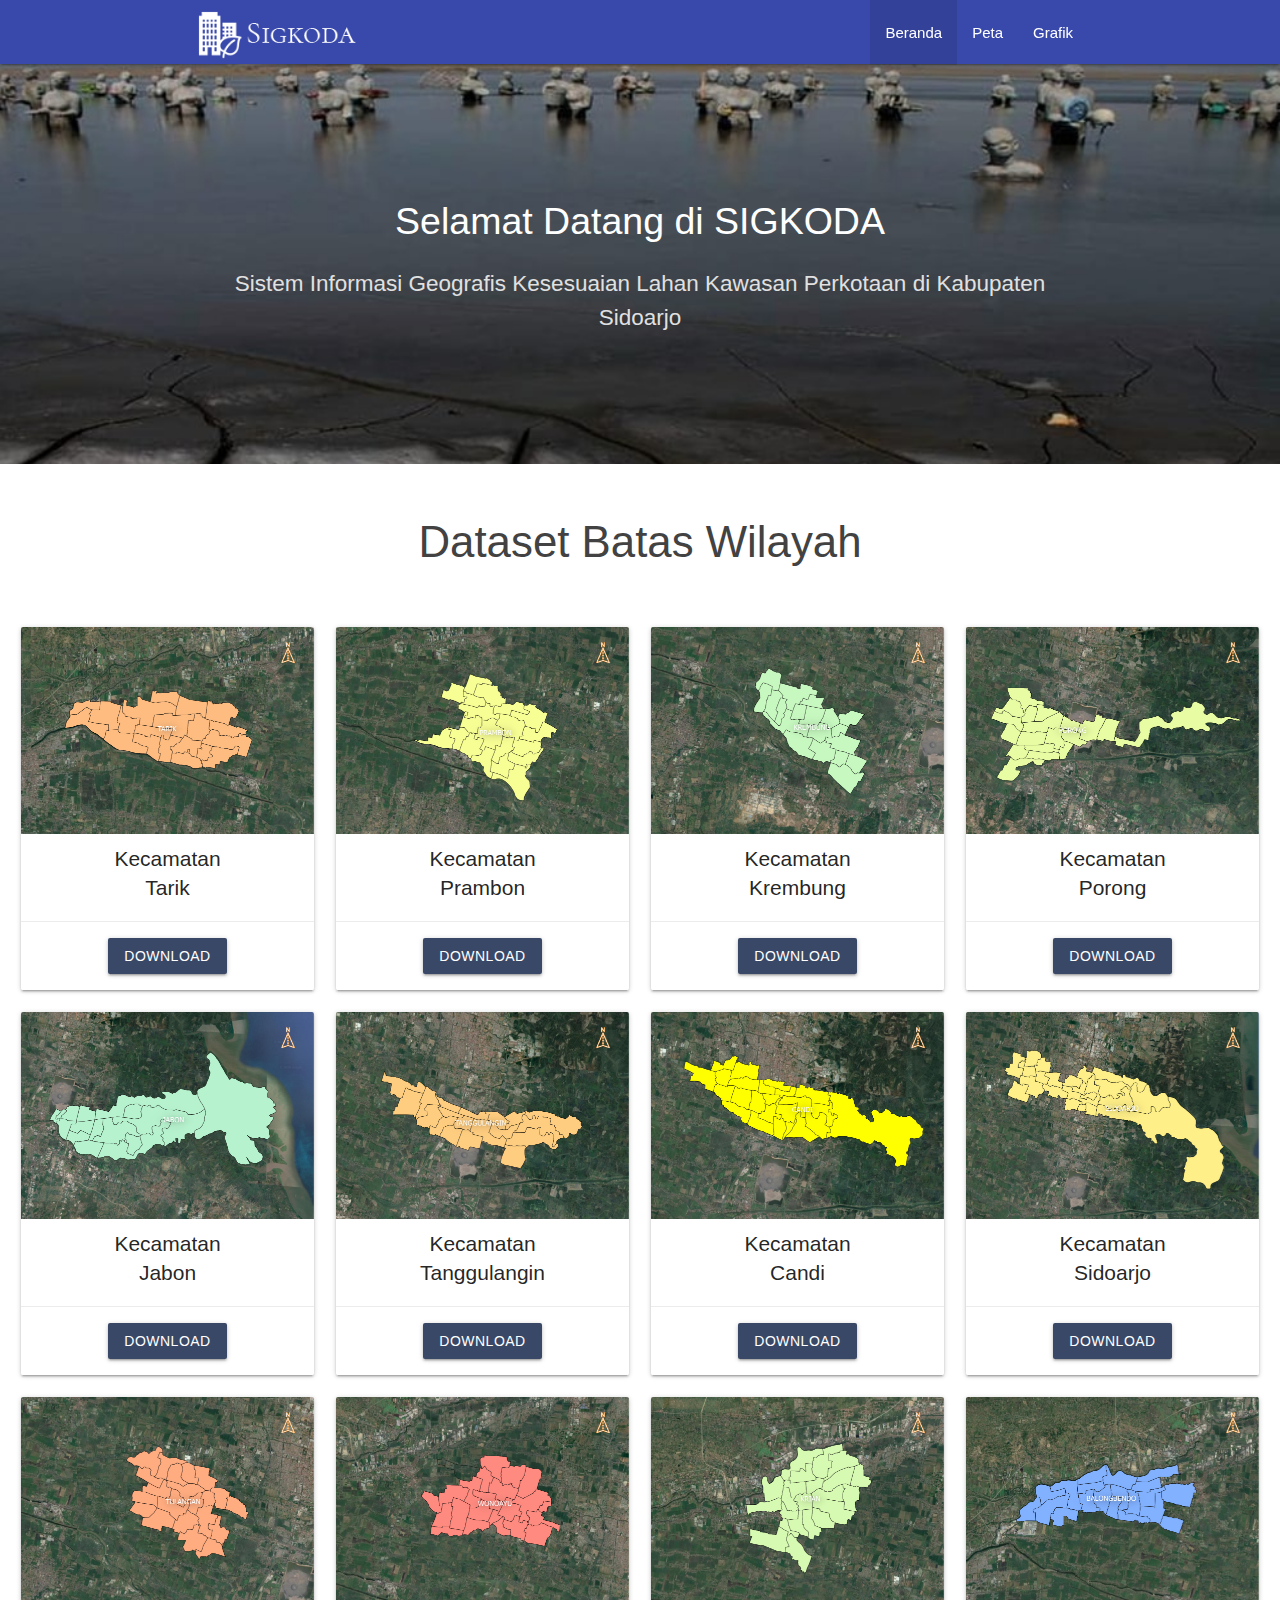
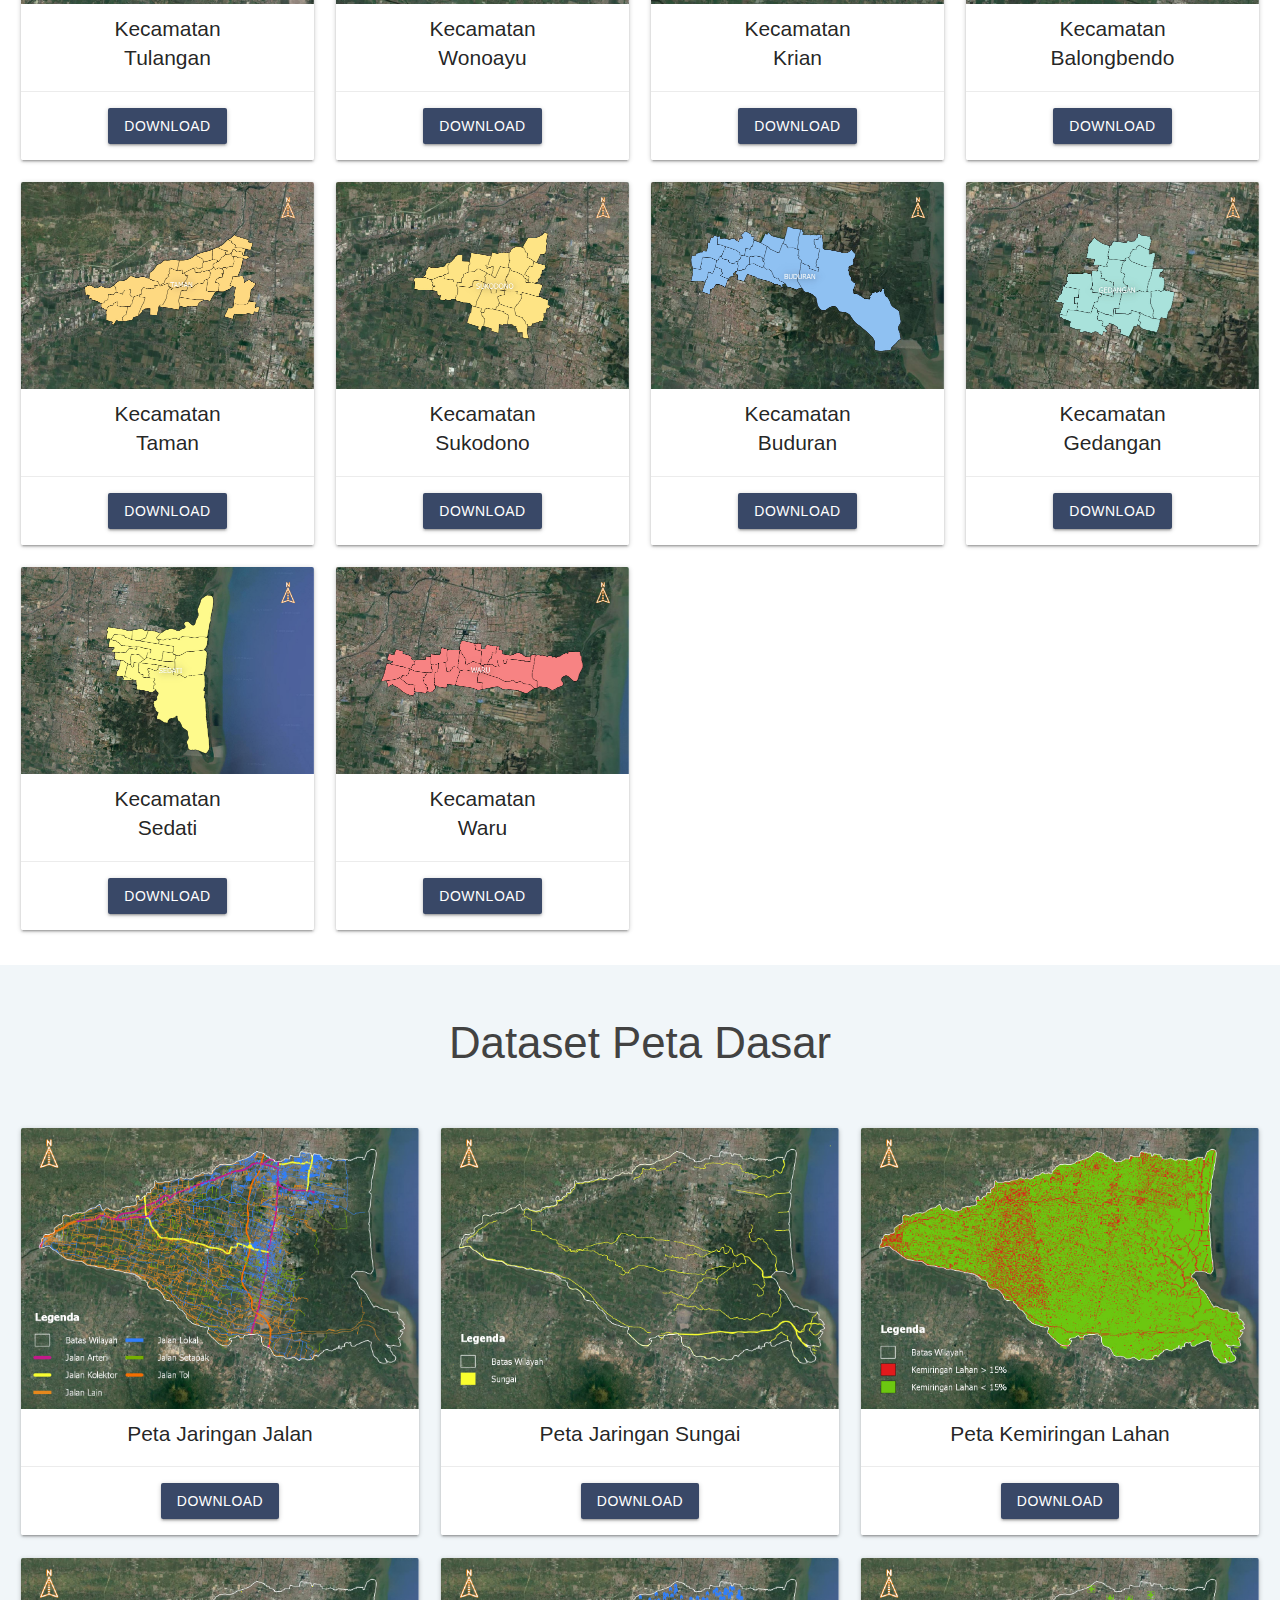
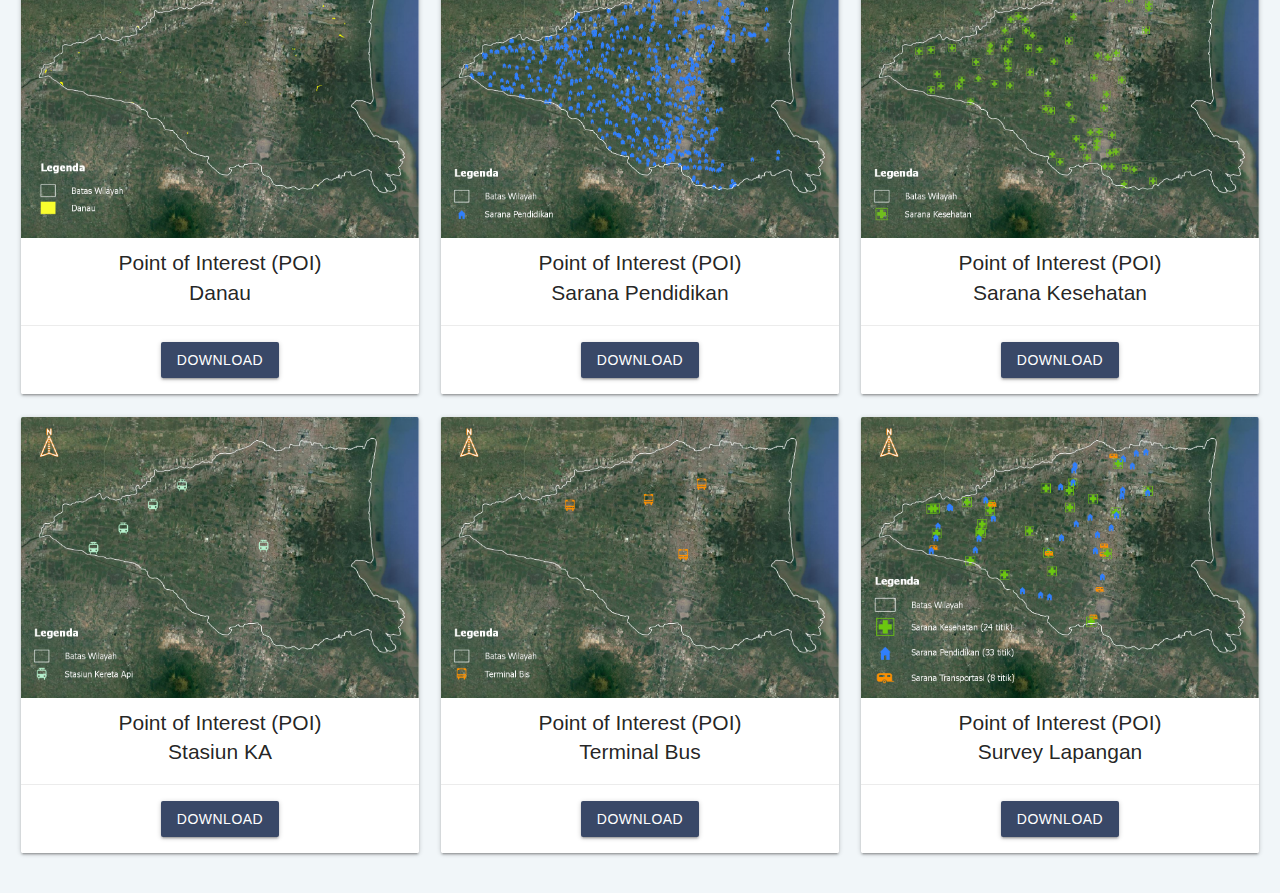
<file: index.html>
<!DOCTYPE html>
<html lang="en">
	<head>
		<meta charset="UTF-8" />
		<meta http-equiv="X-UA-Compatible" content="IE=edge" />
		<meta name="viewport" content="width=device-width, initial-scale=1.0" />
		<meta name="mobile-web-app-capable" content="yes" />
		<meta name="apple-mobile-web-app-capable" content="yes" />

		<!-- Web Title -->
		<title>SIGKODA | Sistem Informasi Geografis Kesesuaian Lahan Kawasan Perkotaan Kabupaten Sidoarjo</title>

		<!-- HTML Stylesheet Link Tags -->
		<link rel="stylesheet" href="https://fonts.googleapis.com/icon?family=Material+Icons&display=swap" />
		<link rel="stylesheet" href="/styles/libs/materialize.min.css" />
		<link rel="stylesheet" href="/styles/index.css" />

		<!-- Manifest -->
		<link rel="manifest" href="/manifest.json" />

		<!-- Apple Link Tag -->
		<link rel="apple-touch-icon" sizes="180x180" href="/images/icons/apple-touch-icon-180x180.png" />

		<!-- HTML Icon Link Tags -->
		<link rel="icon" type="image/png" sizes="16x16" href="/images/icons/favicon-16x16.png" />
		<link rel="icon" type="image/png" sizes="32x32" href="/images/icons/favicon-32x32.png" />
		<link rel="icon" type="image/png" sizes="192x192" href="/images/icons/android-chrome-192x192.png" />
		<link rel="icon" type="image/png" sizes="512x512" href="/images/icons/android-chrome-512x512.png" />

		<!-- Safari 9 Link Tag -->
		<link rel="mask-icon" href="/images/icons/safari-pinned-tab.svg" color="#3647ad" />

		<!-- HTML Meta Tags for Website Information -->
		<meta
			name="description"
			content="Sistem Informasi Geografis berbasis website yang digunakan 
			untuk menampilkan hasil analisis tentang kesesuaian lahan 
			kawasan Perkotaan Kabupaten Sidoarjo"
		/>
		<meta name="author" content="Andrian Santiyon" />
		<meta name="keywords" content="WebGIS, WEBGIS, webgis, SIG, sig" />
		<meta name="copyright" content="labsan" />
		<meta name="robots" content="index, follow" />
		<meta name="theme-color" content="#14274E" />

		<!-- Apple Meta Tags -->
		<meta name="apple-mobile-web-app-title" content="Sigkoda" />
		<meta name="apple-touch-fullscreen" content="yes" />
		<meta name="apple-mobile-web-app-status-bar-style" content="#14274E" />

		<!-- Windows, Edge & IE Meta Tag -->
		<meta name="application-name" content="Sigkoda" />
		<meta name="msapplication-TileColor" content="#f1f6f9" />
		<meta name="msapplication-TileImage" content="/images/icons/favicon.ico" />
		<meta name="msapplication-config" content="/images/icons/browserconfig.xml" />
		<meta name="msapplication-square70x70logo" content="/images/icons/mstile-small.png" />
		<meta name="msapplication-square150x150logo" content="/images/icons/mstile-medium.png" />
		<meta name="msapplication-wide310x150logo" content="/images/icons/mstile-wide.png" />
		<meta name="msapplication-square310x310logo" content="/images/icons/mstile-large.png" />
	</head>

	<body id="home" class="scrollspy">
		<header>
			<!-- Navbar -->
			<div class="navbar-fixed">
				<nav class="indigo darken-1" role="navigation">
					<div class="container">
						<div class="nav-wrapper">
							<!-- Logo Website -->
							<a href="#" class="brand-logo">
								<img src="/images/icons/logo-header-200x70.png" height="60" alt="Logo Sigkoda" />
							</a>

							<!-- Show icon menu -->
							<a href="#" data-target="mobile-nav" class="sidenav-trigger">
								<i class="material-icons">menu</i>
							</a>

							<!-- Menu Website -->
							<ul class="topnav right hide-on-med-and-down">
								<li class="active"><a class="waves-effect" href="/pages/beranda.html">Beranda</a></li>
								<li><a class="waves-effect" href="/pages/peta.html">Peta</a></li>
								<li><a class="waves-effect" href="/pages/grafik.html">Grafik</a></li>
							</ul>
						</div>
					</div>
				</nav>
			</div>

			<!-- Sidebar -->
			<ul id="mobile-nav" class="sidenav">
				<li><a class="waves-effect" href="/pages/beranda.html">Beranda</a></li>
				<li><a class="waves-effect" href="/pages/peta.html">Peta</a></li>
				<li><a class="waves-effect" href="/pages/grafik.html">Grafik</a></li>
			</ul>
		</header>

		<main>
			<!-- Slider Section -->
			<section>
				<div class="slider">
					<ul class="slides">
						<li>
							<img src="images/sliders/slide-1.jpg" height="400" alt="Lumpur Lapindo Sidoarjo" />
							<div class="caption center-align white-text">
								<h3>Selamat Datang di SIGKODA</h3>
								<article>
									<p>
										Sistem Informasi Geografis Kesesuaian Lahan Kawasan Perkotaan di Kabupaten
										Sidoarjo
									</p>
								</article>
							</div>
						</li>
						<li>
							<img src="images/sliders/slide-2.jpg" height="400" alt="GOR Sidoarjo" />
							<div class="caption slide2 left-align white-text">
								<h3>Fungsi</h3>
								<article>
									<!-- <p>
                                    Sistem ini digunakan untuk memudahkan Pemerintah Kabupaten Sidoarjo dalam melakukan
                                    rencana "Perluasan Kawasan Perkotaan" pada tiap kecamatan di Kabupaten Sidoarjo
                                    </p> -->
									<p>
										Sistem ini digunakan untuk membantu Pemerintah Kabupaten Sidoarjo mengetahui
										wilayah mana yang sesuai untuk dijadikan Kawasan Perkotaan pada tiap kecamatan
										di Kabupaten Sidoarjo
									</p>
								</article>
							</div>
						</li>
						<li>
							<img src="images/sliders/slide-3.jpg" height="400" alt="Muara Kepitingan Sidoarjo" />
							<div class="caption slide3 right-align white-text">
								<h3>Manfaat</h3>
								<article>
									<p>
										Dengan adanya sistem ini diharapkan bencana alam seperti banjir tidak terjadi
										kembali, tata kota pada tiap wilayah kecamatan tertata rapi, dan mampu menjaga
										kelestarian alam Kabupaten Sidoarjo
									</p>
								</article>
							</div>
						</li>
					</ul>
				</div>
			</section>

			<!-- Main Dataset Section -->
			<section id="dataset" class="main-dataset">
				<div class="fluid-container">
					<div class="row">
						<h3 class="grey-text text-darken-3 center light title-section">Dataset Batas Wilayah</h3>
					</div>
					<div class="row">
						<!-- Tarik -->
						<div class="col s6 m4 l3">
							<div class="card light center">
								<div class="card-image">
									<img
										class="responsive-img materialboxed"
										src="images/regions/1-kec-tarik.jpg"
										width="278.5"
										height="196.78"
										alt="Peta Batas Wilayah Kecamatan Tarik"
									/>
								</div>
								<div class="card-content">
									<span class="card-title flow-text">
										Kecamatan <br />
										Tarik
									</span>
								</div>
								<div class="card-action">
									<a class="btn waves-effect" href="files/peta-batas-wilayah/1-kec-tarik.rar"
										>Download</a
									>
								</div>
							</div>
						</div>

						<!-- Prambon -->
						<div class="col s6 m4 l3">
							<div class="card light center">
								<div class="card-image">
									<img
										class="responsive-img materialboxed"
										src="images/regions/2-kec-prambon.jpg"
										width="278.5"
										height="196.78"
										alt="Peta Batas Wilayah Kecamatan Prambon"
									/>
								</div>
								<div class="card-content">
									<span class="card-title flow-text">
										Kecamatan <br />
										Prambon
									</span>
								</div>
								<div class="card-action">
									<a class="btn waves-effect" href="files/peta-batas-wilayah/2-kec-prambon.rar">
										Download
									</a>
								</div>
							</div>
						</div>

						<!-- Krembung -->
						<div class="col s6 m4 l3">
							<div class="card light center">
								<div class="card-image">
									<img
										class="responsive-img materialboxed"
										src="images/regions/3-kec-krembung.jpg"
										width="278.5"
										height="196.78"
										alt="Peta Batas Wilayah Kecamatan Krembung"
									/>
								</div>
								<div class="card-content">
									<span class="card-title flow-text">
										Kecamatan <br />
										Krembung
									</span>
								</div>
								<div class="card-action">
									<a class="btn waves-effect" href="files/peta-batas-wilayah/3-kec-krembung.rar">
										Download
									</a>
								</div>
							</div>
						</div>

						<!-- Porong -->
						<div class="col s6 m4 l3">
							<div class="card light center">
								<div class="card-image">
									<img
										class="responsive-img materialboxed"
										src="images/regions/4-kec-porong.jpg"
										width="278.5"
										height="196.78"
										alt="Peta Batas Wilayah Kecamatan Porong"
									/>
								</div>
								<div class="card-content">
									<span class="card-title flow-text">
										Kecamatan <br />
										Porong
									</span>
								</div>
								<div class="card-action">
									<a class="btn waves-effect" href="files/peta-batas-wilayah/4-kec-porong.rar">
										Download
									</a>
								</div>
							</div>
						</div>

						<!-- Jabon -->
						<div class="col s6 m4 l3">
							<div class="card light center">
								<div class="card-image">
									<img
										class="responsive-img materialboxed"
										src="images/regions/5-kec-jabon.jpg"
										width="278.5"
										height="196.78"
										alt="Peta Batas Wilayah Kecamatan Jabon"
									/>
								</div>
								<div class="card-content">
									<span class="card-title flow-text">
										Kecamatan <br />
										Jabon
									</span>
								</div>
								<div class="card-action">
									<a class="btn waves-effect" href="files/peta-batas-wilayah/5-kec-jabon.rar"
										>Download</a
									>
								</div>
							</div>
						</div>

						<!-- Tanggulangin -->
						<div class="col s6 m4 l3">
							<div class="card light center">
								<div class="card-image">
									<img
										class="responsive-img materialboxed"
										src="images/regions/6-kec-tanggulangin.jpg"
										width="278.5"
										height="196.78"
										alt="Peta Batas Wilayah Kecamatan Tanggulangin"
									/>
								</div>
								<div class="card-content">
									<span class="card-title flow-text">
										Kecamatan <br />
										Tanggulangin
									</span>
								</div>
								<div class="card-action">
									<a class="btn waves-effect" href="files/peta-batas-wilayah/6-kec-tanggulangin.rar">
										Download
									</a>
								</div>
							</div>
						</div>

						<!-- Candi -->
						<div class="col s6 m4 l3">
							<div class="card light center">
								<div class="card-image">
									<img
										class="responsive-img materialboxed"
										src="images/regions/7-kec-candi.jpg"
										width="278.5"
										height="196.78"
										alt="Peta Batas Wilayah Kecamatan Candi"
									/>
								</div>
								<div class="card-content">
									<span class="card-title flow-text">
										Kecamatan <br />
										Candi
									</span>
								</div>
								<div class="card-action">
									<a class="btn waves-effect" href="files/peta-batas-wilayah/7-kec-candi.rar"
										>Download</a
									>
								</div>
							</div>
						</div>

						<!-- Sidoarjo -->
						<div class="col s6 m4 l3">
							<div class="card light center">
								<div class="card-image">
									<img
										class="responsive-img materialboxed"
										src="images/regions/8-kec-sidoarjo.jpg"
										width="278.5"
										height="196.78"
										alt="Peta Batas Wilayah Kecamatan Sidoarjo"
									/>
								</div>
								<div class="card-content">
									<span class="card-title flow-text">
										Kecamatan <br />
										Sidoarjo
									</span>
								</div>
								<div class="card-action">
									<a class="btn waves-effect" href="files/peta-batas-wilayah/8-kec-sidoarjo.rar">
										Download
									</a>
								</div>
							</div>
						</div>

						<!-- Tulangan -->
						<div class="col s6 m4 l3">
							<div class="card light center">
								<div class="card-image">
									<img
										class="responsive-img materialboxed"
										src="images/regions/9-kec-tulangan.jpg"
										width="278.5"
										height="196.78"
										alt="Peta Batas Wilayah Kecamatan Tulangan"
									/>
								</div>
								<div class="card-content">
									<span class="card-title flow-text">
										Kecamatan <br />
										Tulangan
									</span>
								</div>
								<div class="card-action">
									<a class="btn waves-effect" href="files/peta-batas-wilayah/9-kec-tulangan.rar">
										Download
									</a>
								</div>
							</div>
						</div>

						<!-- Wonoayu -->
						<div class="col s6 m4 l3">
							<div class="card light center">
								<div class="card-image">
									<img
										class="responsive-img materialboxed"
										src="images/regions/10-kec-wonoayu.jpg"
										width="278.5"
										height="196.78"
										alt="Peta Batas Wilayah Kecamatan Wonoayu"
									/>
								</div>
								<div class="card-content">
									<span class="card-title flow-text">
										Kecamatan <br />
										Wonoayu
									</span>
								</div>
								<div class="card-action">
									<a class="btn waves-effect" href="files/peta-batas-wilayah/10-kec-wonoayu.rar">
										Download
									</a>
								</div>
							</div>
						</div>

						<!-- Krian -->
						<div class="col s6 m4 l3">
							<div class="card light center">
								<div class="card-image">
									<img
										class="responsive-img materialboxed"
										src="images/regions/11-kec-krian.jpg"
										width="278.5"
										height="196.78"
										alt="Peta Batas Wilayah Kecamatan Krian"
									/>
								</div>
								<div class="card-content">
									<span class="card-title flow-text">
										Kecamatan <br />
										Krian
									</span>
								</div>
								<div class="card-action">
									<a class="btn waves-effect" href="files/peta-batas-wilayah/11-kec-krian.rar">
										Download
									</a>
								</div>
							</div>
						</div>

						<!-- Balongbendo -->
						<div class="col s6 m4 l3">
							<div class="card light center">
								<div class="card-image">
									<img
										class="responsive-img materialboxed"
										src="images/regions/12-kec-balongbendo.jpg"
										width="278.5"
										height="196.78"
										alt="Peta Batas Wilayah Kecamatan Balongbendo"
									/>
								</div>
								<div class="card-content">
									<span class="card-title flow-text">
										Kecamatan <br />
										Balongbendo
									</span>
								</div>
								<div class="card-action">
									<a class="btn waves-effect" href="files/peta-batas-wilayah/12-kec-balongbendo.rar">
										Download
									</a>
								</div>
							</div>
						</div>

						<!-- Taman -->
						<div class="col s6 m4 l3">
							<div class="card light center">
								<div class="card-image">
									<img
										class="responsive-img materialboxed"
										src="images/regions/13-kec-taman.jpg"
										width="278.5"
										height="196.78"
										alt="Peta Batas Wilayah Kecamatan Taman"
									/>
								</div>
								<div class="card-content">
									<span class="card-title flow-text">
										Kecamatan <br />
										Taman
									</span>
								</div>
								<div class="card-action">
									<a class="btn waves-effect" href="files/peta-batas-wilayah/13-kec-taman.rar">
										Download
									</a>
								</div>
							</div>
						</div>

						<!-- Sukodono -->
						<div class="col s6 m4 l3">
							<div class="card light center">
								<div class="card-image">
									<img
										class="responsive-img materialboxed"
										src="images/regions/14-kec-sukodono.jpg"
										width="278.5"
										height="196.78"
										alt="Peta Batas Wilayah Kecamatan Sukodono"
									/>
								</div>
								<div class="card-content">
									<span class="card-title flow-text">
										Kecamatan <br />
										Sukodono
									</span>
								</div>
								<div class="card-action">
									<a class="btn waves-effect" href="files/peta-batas-wilayah/14-kec-sukodono.rar">
										Download
									</a>
								</div>
							</div>
						</div>

						<!-- Buduran -->
						<div class="col s6 m4 l3">
							<div class="card light center">
								<div class="card-image">
									<img
										class="responsive-img materialboxed"
										src="images/regions/15-kec-buduran.jpg"
										width="278.5"
										height="196.78"
										alt="Peta Batas Wilayah Kecamatan Buduran"
									/>
								</div>
								<div class="card-content">
									<span class="card-title flow-text">
										Kecamatan <br />
										Buduran
									</span>
								</div>
								<div class="card-action">
									<a class="btn waves-effect" href="files/peta-batas-wilayah/15-kec-buduran.rar">
										Download
									</a>
								</div>
							</div>
						</div>

						<!-- Gedangan -->
						<div class="col s6 m4 l3">
							<div class="card light center">
								<div class="card-image">
									<img
										class="responsive-img materialboxed"
										src="images/regions/16-kec-gedangan.jpg"
										width="278.5"
										height="196.78"
										alt="Peta Batas Wilayah Kecamatan Gedangan"
									/>
								</div>
								<div class="card-content">
									<span class="card-title flow-text">
										Kecamatan <br />
										Gedangan
									</span>
								</div>
								<div class="card-action">
									<a class="btn waves-effect" href="files/peta-batas-wilayah/16-kec-gedangan.rar">
										Download
									</a>
								</div>
							</div>
						</div>

						<!-- Sedati -->
						<div class="col s6 m4 l3">
							<div class="card light center">
								<div class="card-image">
									<img
										class="responsive-img materialboxed"
										src="images/regions/17-kec-sedati.jpg"
										width="278.5"
										height="196.78"
										alt="Peta Batas Wilayah Kecamatan Sedati"
									/>
								</div>
								<div class="card-content">
									<span class="card-title flow-text">
										Kecamatan <br />
										Sedati
									</span>
								</div>
								<div class="card-action">
									<a class="btn waves-effect" href="files/peta-batas-wilayah/17-kec-sedati.rar">
										Download
									</a>
								</div>
							</div>
						</div>

						<!-- Waru -->
						<div class="col s6 m4 l3">
							<div class="card light center">
								<div class="card-image">
									<img
										class="responsive-img materialboxed"
										src="images/regions/18-kec-waru.jpg"
										width="278.5"
										height="196.78"
										alt="Peta Batas Wilayah Kecamatan Waru"
									/>
								</div>
								<div class="card-content">
									<span class="card-title flow-text">
										Kecamatan <br />
										Waru
									</span>
								</div>
								<div class="card-action">
									<a class="btn waves-effect" href="files/peta-batas-wilayah/18-kec-waru.rar"
										>Download</a
									>
								</div>
							</div>
						</div>
					</div>
				</div>
			</section>

			<!-- Support Dataset Section -->
			<section class="support-dataset">
				<div class="fluid-container">
					<div class="row">
						<h3 class="grey-text text-darken-3 center light title-section">Dataset Peta Dasar</h3>
					</div>
					<div class="row">
						<!-- Jaringan Jalan -->
						<div class="col s6 m4 l4">
							<div class="card light center">
								<div class="card-image">
									<img
										class="responsive-img materialboxed"
										src="images/basemaps/jaringan-jalan.jpg"
										width="378.83"
										height="267.67"
										alt="Peta Jaringan Jalan Kabupaten Sidoarjo"
									/>
								</div>
								<div class="card-content">
									<span class="card-title flow-text">Peta Jaringan Jalan</span>
								</div>
								<div class="card-action">
									<a class="btn waves-effect" href="files/peta-dasar/jaringan-jalan.rar">Download</a>
								</div>
							</div>
						</div>

						<!-- Jaringan Sungai -->
						<div class="col s6 m4 l4">
							<div class="card light center">
								<div class="card-image">
									<img
										class="responsive-img materialboxed"
										src="images/basemaps/jaringan-sungai.jpg"
										width="378.83"
										height="267.67"
										alt="Peta Jaringan Sungai Kabupaten Sidoarjo"
									/>
								</div>
								<div class="card-content">
									<span class="card-title flow-text">Peta Jaringan Sungai</span>
								</div>
								<div class="card-action">
									<a class="btn waves-effect" href="files/peta-dasar/jaringan-sungai.rar">Download</a>
								</div>
							</div>
						</div>

						<!-- Kemiringan Lahan -->
						<div class="col s6 m4 l4">
							<div class="card light center">
								<div class="card-image">
									<img
										class="responsive-img materialboxed"
										src="images/basemaps/kemiringan-lahan.jpg"
										width="378.83"
										height="267.67"
										alt="Peta Kemiringan Lahan Kabupaten Sidoarjo"
									/>
								</div>
								<div class="card-content">
									<span class="card-title flow-text">Peta Kemiringan Lahan</span>
								</div>
								<div class="card-action">
									<a href="files/peta-dasar/kemiringan-lahan.rar" class="btn waves-effect"
										>Download</a
									>
								</div>
							</div>
						</div>

						<!-- Danau -->
						<div class="col s6 m4 l4">
							<div class="card light center">
								<div class="card-image">
									<img
										class="responsive-img materialboxed"
										src="images/basemaps/danau.jpg"
										width="378.83"
										height="267.67"
										alt="POI Danau/Waduk Kabupaten Sidoarjo"
									/>
								</div>
								<div class="card-content">
									<span class="card-title flow-text">
										Point of Interest (POI) <br />
										Danau
									</span>
								</div>
								<div class="card-action">
									<a class="btn waves-effect" href="files/peta-dasar/danau.rar">Download</a>
								</div>
							</div>
						</div>

						<!-- Sarana Pendidikan -->
						<div class="col s6 m4 l4">
							<div class="card light center">
								<div class="card-image">
									<img
										class="responsive-img materialboxed"
										src="images/basemaps/sarana-pendidikan.jpg"
										width="378.83"
										height="267.67"
										alt="POI Sarana Pendidikan Kabupaten Sidoarjo"
									/>
								</div>
								<div class="card-content">
									<span class="card-title flow-text">
										Point of Interest (POI) <br />
										Sarana Pendidikan
									</span>
								</div>
								<div class="card-action">
									<a class="btn waves-effect" href="files/peta-dasar/sarana-pendidikan.rar"
										>Download</a
									>
								</div>
							</div>
						</div>

						<!-- Sarana Kesehatan -->
						<div class="col s6 m4 l4">
							<div class="card light center">
								<div class="card-image">
									<img
										class="responsive-img materialboxed"
										src="images/basemaps/sarana-kesehatan.jpg"
										width="378.83"
										height="267.67"
										alt="POI Sarana Kesehatan Kabupaten Sidoarjo"
									/>
								</div>
								<div class="card-content">
									<span class="card-title flow-text">
										Point of Interest (POI) <br />
										Sarana Kesehatan
									</span>
								</div>
								<div class="card-action">
									<a href="files/peta-dasar/sarana-kesehatan.rar" class="btn waves-effect"
										>Download</a
									>
								</div>
							</div>
						</div>

						<!-- Peta Stasiun Kereta Api -->
						<div class="col s6 m4 l4">
							<div class="card light center">
								<div class="card-image">
									<img
										class="responsive-img materialboxed"
										src="images/basemaps/sarana-stasiun-ka.jpg"
										width="378.83"
										height="267.67"
										alt="POI Stasiun Kereta Api Kabupaten Sidoarjo"
									/>
								</div>
								<div class="card-content">
									<span class="card-title flow-text">
										Point of Interest (POI) <br />
										Stasiun KA
									</span>
								</div>
								<div class="card-action">
									<a class="btn waves-effect" href="files/peta-dasar/sarana-stasiun-ka.rar"
										>Download</a
									>
								</div>
							</div>
						</div>

						<!-- Peta Terminal Bis -->
						<div class="col s6 m4 l4">
							<div class="card light center">
								<div class="card-image">
									<img
										class="responsive-img materialboxed"
										src="images/basemaps/sarana-terminal-bis.jpg"
										width="378.83"
										height="267.67"
										alt="POI Terminal Bus Kabupaten Sidoarjo"
									/>
								</div>
								<div class="card-content">
									<span class="card-title flow-text">
										Point of Interest (POI) <br />
										Terminal Bus
									</span>
								</div>
								<div class="card-action">
									<a class="btn waves-effect" href="files/peta-dasar/sarana-terminal-bis.rar"
										>Download</a
									>
								</div>
							</div>
						</div>

						<!-- Peta Survey Lapangan -->
						<div class="col s6 m4 l4">
							<div class="card light center">
								<div class="card-image">
									<img
										class="responsive-img materialboxed"
										src="images/basemaps/hasil-survey-lapangan.jpg"
										width="378.83"
										height="267.67"
										alt="POI Hasil Survey Lapangan Kabupaten Sidoarjo"
									/>
								</div>
								<div class="card-content">
									<span class="card-title flow-text">
										Point of Interest (POI) <br />
										Survey Lapangan
									</span>
								</div>
								<div class="card-action">
									<a class="btn waves-effect" href="files/peta-dasar/hasil-survey-lapangan.rar">
										Download
									</a>
								</div>
							</div>
						</div>
					</div>
				</div>
			</section>
		</main>

		<!-- JavaScript Links -->
		<script src="/scripts/libs/materialize.min.js"></script>
		<script src="/scripts/utils/event-elems.js"></script>
		<script src="/scripts/utils/register-sw.js"></script>
	</body>
</html>
</file>
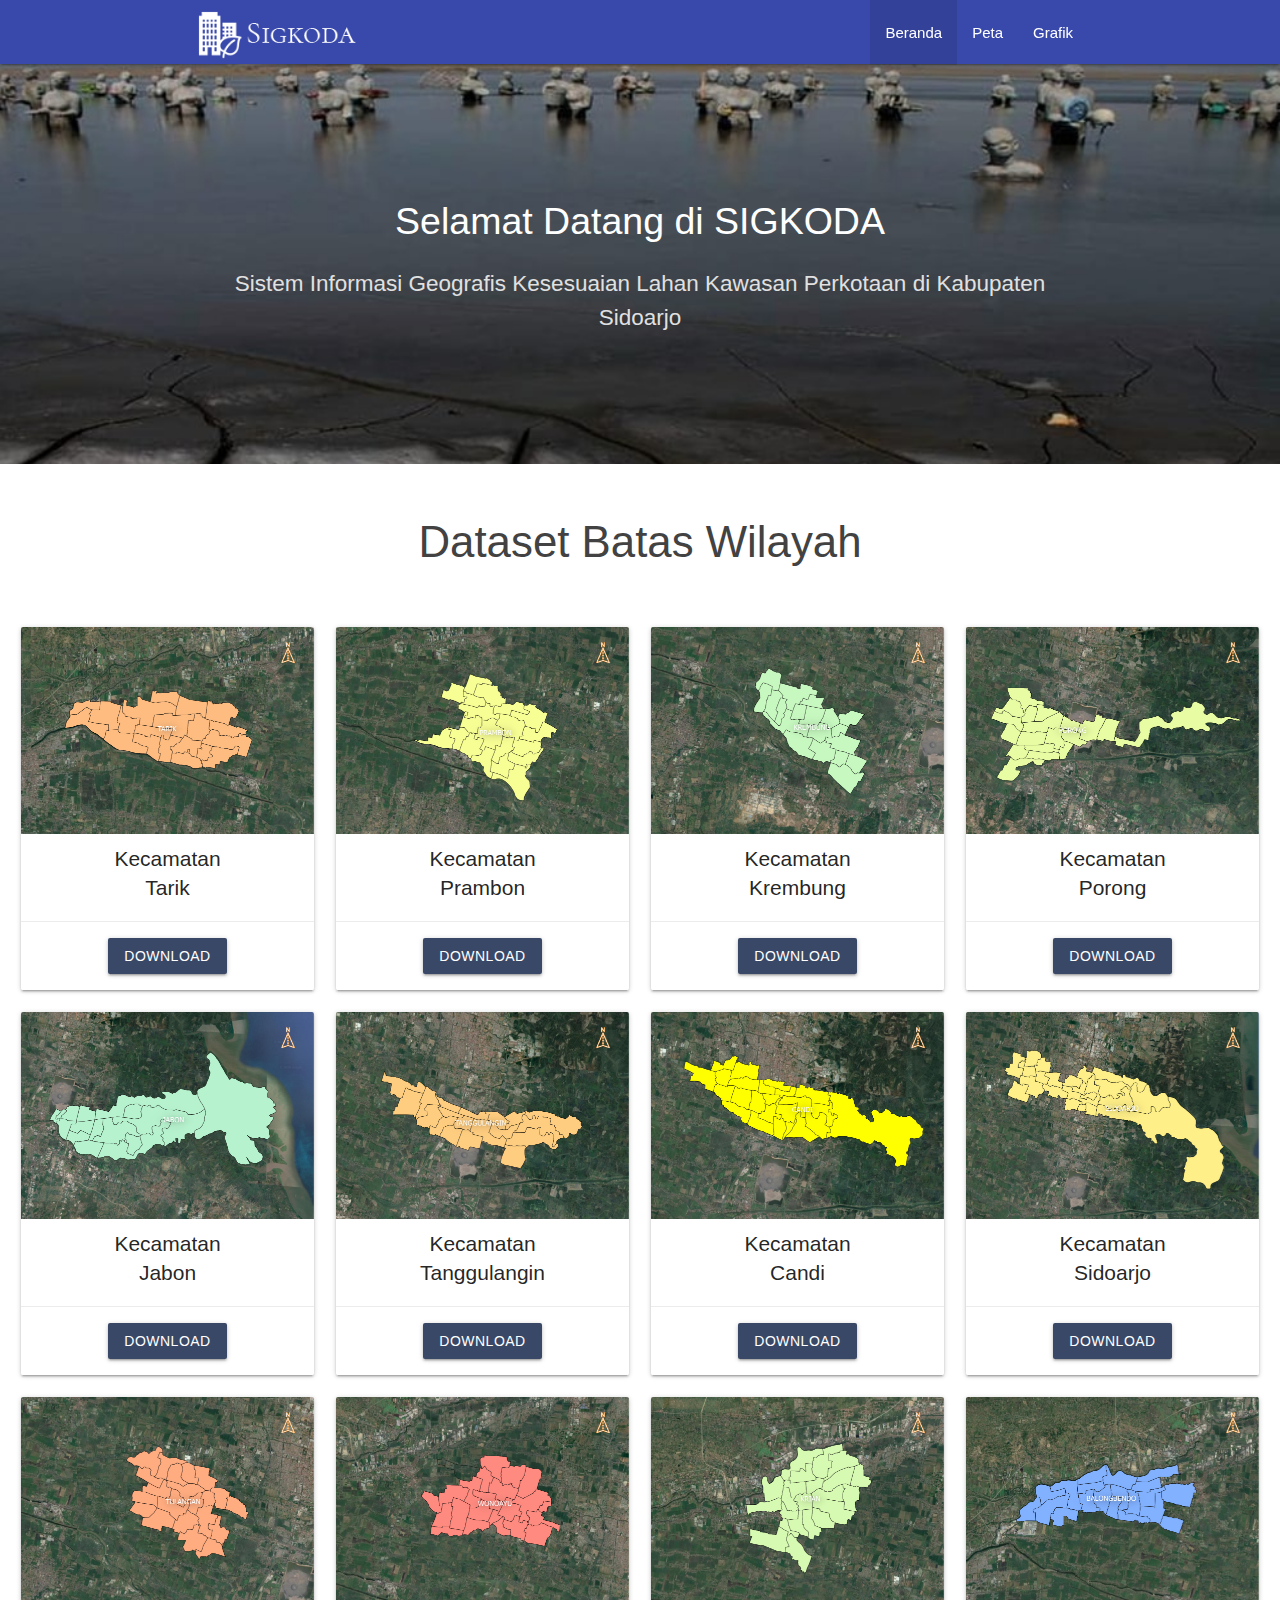
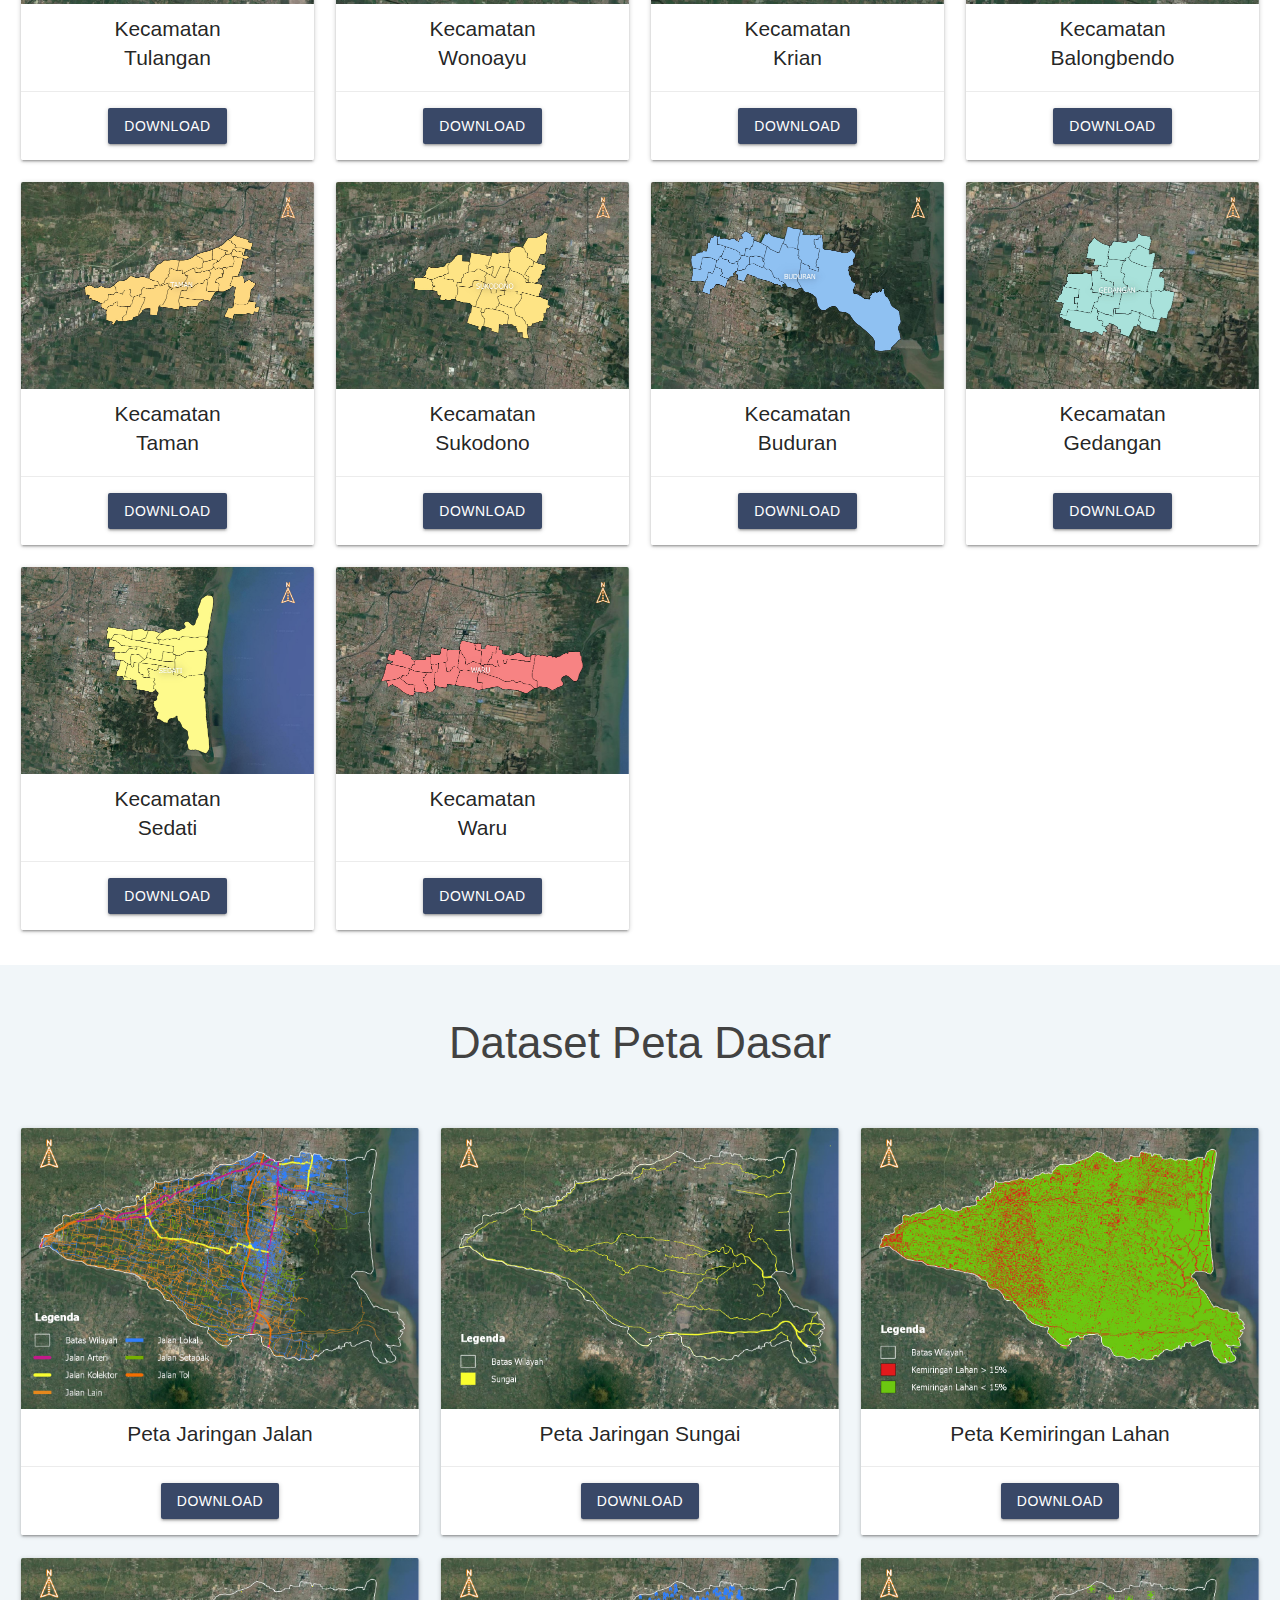
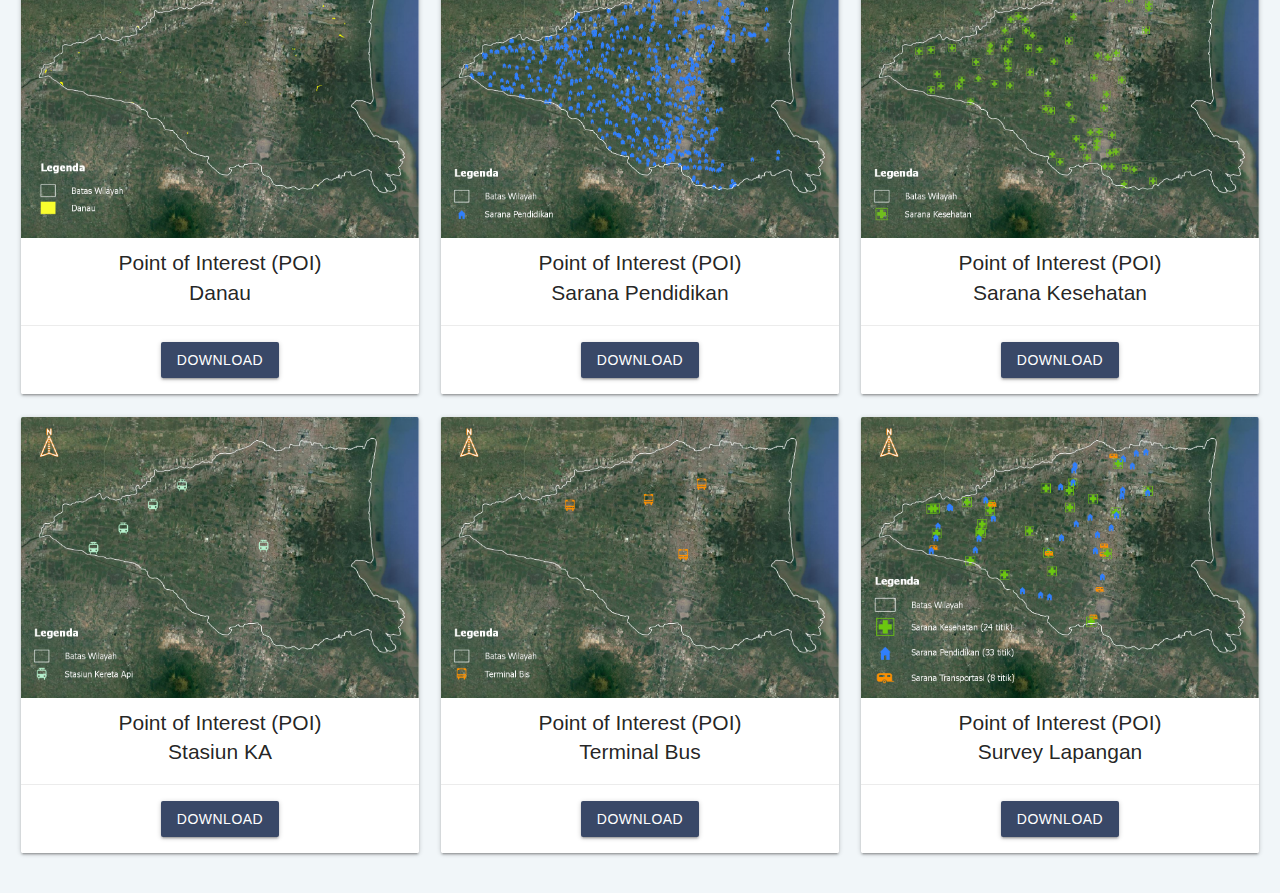
<file: pages/beranda.html>
<!DOCTYPE html>
<html lang="en">
	<head>
		<meta charset="UTF-8" />
		<meta http-equiv="X-UA-Compatible" content="IE=edge" />
		<meta name="viewport" content="width=device-width, initial-scale=1.0" />
		<meta name="mobile-web-app-capable" content="yes" />
		<meta name="apple-mobile-web-app-capable" content="yes" />

		<!-- Web Title -->
		<title>SIGKODA | Sistem Informasi Geografis Kesesuaian Lahan Kawasan Perkotaan Kabupaten Sidoarjo</title>

		<!-- HTML Stylesheet Link Tags -->
		<link rel="stylesheet" href="https://fonts.googleapis.com/icon?family=Material+Icons&display=swap" />
		<link rel="stylesheet" href="../styles/libs/materialize.min.css" />
		<link rel="stylesheet" href="../styles/index.css" />

		<!-- Manifest -->
		<link rel="manifest" href="../manifest.json" />

		<!-- Apple Link Tag -->
		<link rel="apple-touch-icon" sizes="180x180" href="../images/icons/apple-touch-icon-180x180.png" />

		<!-- HTML Icon Link Tags -->
		<link rel="icon" type="image/png" sizes="16x16" href="../images/icons/favicon-16x16.png" />
		<link rel="icon" type="image/png" sizes="32x32" href="../images/icons/favicon-32x32.png" />
		<link rel="icon" type="image/png" sizes="192x192" href="../images/icons/android-chrome-192x192.png" />
		<link rel="icon" type="image/png" sizes="512x512" href="../images/icons/android-chrome-512x512.png" />

		<!-- Safari 9 Link Tag -->
		<link rel="mask-icon" href="../images/icons/safari-pinned-tab.svg" color="#3647ad" />

		<!-- HTML Meta Tags for Website Information -->
		<meta
			name="description"
			content="Sistem Informasi Geografis berbasis website yang digunakan 
			untuk menampilkan hasil analisis tentang kesesuaian lahan 
			kawasan Perkotaan Kabupaten Sidoarjo"
		/>
		<meta name="author" content="Andrian Santiyon" />
		<meta name="keywords" content="WebGIS, WEBGIS, webgis, SIG, sig" />
		<meta name="copyright" content="labsan" />
		<meta name="robots" content="index, follow" />
		<meta name="theme-color" content="#14274E" />

		<!-- Apple Meta Tags -->
		<meta name="apple-mobile-web-app-title" content="Sigkoda" />
		<meta name="apple-touch-fullscreen" content="yes" />
		<meta name="apple-mobile-web-app-status-bar-style" content="#14274E" />

		<!-- Windows, Edge & IE Meta Tag -->
		<meta name="application-name" content="Sigkoda" />
		<meta name="msapplication-TileColor" content="#f1f6f9" />
		<meta name="msapplication-TileImage" content="../images/icons/favicon.ico" />
		<meta name="msapplication-config" content="../images/icons/browserconfig.xml" />
		<meta name="msapplication-square70x70logo" content="../images/icons/mstile-small.png" />
		<meta name="msapplication-square150x150logo" content="../images/icons/mstile-medium.png" />
		<meta name="msapplication-wide310x150logo" content="../images/icons/mstile-wide.png" />
		<meta name="msapplication-square310x310logo" content="../images/icons/mstile-large.png" />
	</head>

	<body id="home" class="scrollspy">
		<header>
			<!-- Navbar -->
			<div class="navbar-fixed">
				<nav class="indigo darken-1" role="navigation">
					<div class="container">
						<div class="nav-wrapper">
							<!-- Logo Website -->
							<a href="#" class="brand-logo">
								<img src="../images/icons/logo-header-200x70.png" height="60" alt="Logo Sigkoda" />
							</a>

							<!-- Show icon menu -->
							<a href="#" data-target="mobile-nav" class="sidenav-trigger">
								<i class="material-icons">menu</i>
							</a>

							<!-- Menu Website -->
							<ul class="topnav right hide-on-med-and-down">
								<li class="active"><a class="waves-effect" href="/pages/beranda.html">Beranda</a></li>
								<li><a class="waves-effect" href="/pages/peta.html">Peta</a></li>
								<li><a class="waves-effect" href="/pages/grafik.html">Grafik</a></li>
							</ul>
						</div>
					</div>
				</nav>
			</div>

			<!-- Sidebar -->
			<ul id="mobile-nav" class="sidenav">
				<li><a class="waves-effect" href="/pages/beranda.html">Beranda</a></li>
				<li><a class="waves-effect" href="/pages/peta.html">Peta</a></li>
				<li><a class="waves-effect" href="/pages/grafik.html">Grafik</a></li>
			</ul>
		</header>

		<main>
			<!-- Slider Section -->
			<section>
				<div class="slider">
					<ul class="slides">
						<li>
							<img src="../images/sliders/slide-1.jpg" height="400" alt="Lumpur Lapindo Sidoarjo" />
							<div class="caption center-align white-text">
								<h3>Selamat Datang di SIGKODA</h3>
								<article>
									<p>
										Sistem Informasi Geografis Kesesuaian Lahan Kawasan Perkotaan di Kabupaten
										Sidoarjo
									</p>
								</article>
							</div>
						</li>
						<li>
							<img src="../images/sliders/slide-2.jpg" height="400" alt="GOR Sidoarjo" />
							<div class="caption slide2 left-align white-text">
								<h3>Fungsi</h3>
								<article>
									<!-- <p>
                                    Sistem ini digunakan untuk memudahkan Pemerintah Kabupaten Sidoarjo dalam melakukan
                                    rencana "Perluasan Kawasan Perkotaan" pada tiap kecamatan di Kabupaten Sidoarjo
                                    </p> -->
									<p>
										Sistem ini digunakan untuk membantu Pemerintah Kabupaten Sidoarjo mengetahui
										wilayah mana yang sesuai untuk dijadikan Kawasan Perkotaan pada tiap kecamatan
										di Kabupaten Sidoarjo
									</p>
								</article>
							</div>
						</li>
						<li>
							<img src="../images/sliders/slide-3.jpg" height="400" alt="Muara Kepitingan Sidoarjo" />
							<div class="caption slide3 right-align white-text">
								<h3>Manfaat</h3>
								<article>
									<p>
										Dengan adanya sistem ini diharapkan bencana alam seperti banjir tidak terjadi
										kembali, tata kota pada tiap wilayah kecamatan tertata rapi, dan mampu menjaga
										kelestarian alam Kabupaten Sidoarjo
									</p>
								</article>
							</div>
						</li>
					</ul>
				</div>
			</section>

			<!-- Main Dataset Section -->
			<section id="dataset" class="main-dataset">
				<div class="fluid-container">
					<div class="row">
						<h3 class="grey-text text-darken-3 center light title-section">Dataset Batas Wilayah</h3>
					</div>
					<div class="row">
						<!-- Tarik -->
						<div class="col s6 m4 l3">
							<div class="card light center">
								<div class="card-image">
									<img
										class="responsive-img materialboxed"
										src="../images/regions/1-kec-tarik.jpg"
										width="278.5"
										height="196.78"
										alt="Peta Batas Wilayah Kecamatan Tarik"
									/>
								</div>
								<div class="card-content">
									<span class="card-title flow-text">
										Kecamatan <br />
										Tarik
									</span>
								</div>
								<div class="card-action">
									<a class="btn waves-effect" href="files/peta-batas-wilayah/1-kec-tarik.rar"
										>Download</a
									>
								</div>
							</div>
						</div>

						<!-- Prambon -->
						<div class="col s6 m4 l3">
							<div class="card light center">
								<div class="card-image">
									<img
										class="responsive-img materialboxed"
										src="../images/regions/2-kec-prambon.jpg"
										width="278.5"
										height="196.78"
										alt="Peta Batas Wilayah Kecamatan Prambon"
									/>
								</div>
								<div class="card-content">
									<span class="card-title flow-text">
										Kecamatan <br />
										Prambon
									</span>
								</div>
								<div class="card-action">
									<a class="btn waves-effect" href="files/peta-batas-wilayah/2-kec-prambon.rar">
										Download
									</a>
								</div>
							</div>
						</div>

						<!-- Krembung -->
						<div class="col s6 m4 l3">
							<div class="card light center">
								<div class="card-image">
									<img
										class="responsive-img materialboxed"
										src="../images/regions/3-kec-krembung.jpg"
										width="278.5"
										height="196.78"
										alt="Peta Batas Wilayah Kecamatan Krembung"
									/>
								</div>
								<div class="card-content">
									<span class="card-title flow-text">
										Kecamatan <br />
										Krembung
									</span>
								</div>
								<div class="card-action">
									<a class="btn waves-effect" href="files/peta-batas-wilayah/3-kec-krembung.rar">
										Download
									</a>
								</div>
							</div>
						</div>

						<!-- Porong -->
						<div class="col s6 m4 l3">
							<div class="card light center">
								<div class="card-image">
									<img
										class="responsive-img materialboxed"
										src="../images/regions/4-kec-porong.jpg"
										width="278.5"
										height="196.78"
										alt="Peta Batas Wilayah Kecamatan Porong"
									/>
								</div>
								<div class="card-content">
									<span class="card-title flow-text">
										Kecamatan <br />
										Porong
									</span>
								</div>
								<div class="card-action">
									<a class="btn waves-effect" href="files/peta-batas-wilayah/4-kec-porong.rar">
										Download
									</a>
								</div>
							</div>
						</div>

						<!-- Jabon -->
						<div class="col s6 m4 l3">
							<div class="card light center">
								<div class="card-image">
									<img
										class="responsive-img materialboxed"
										src="../images/regions/5-kec-jabon.jpg"
										width="278.5"
										height="196.78"
										alt="Peta Batas Wilayah Kecamatan Jabon"
									/>
								</div>
								<div class="card-content">
									<span class="card-title flow-text">
										Kecamatan <br />
										Jabon
									</span>
								</div>
								<div class="card-action">
									<a class="btn waves-effect" href="files/peta-batas-wilayah/5-kec-jabon.rar"
										>Download</a
									>
								</div>
							</div>
						</div>

						<!-- Tanggulangin -->
						<div class="col s6 m4 l3">
							<div class="card light center">
								<div class="card-image">
									<img
										class="responsive-img materialboxed"
										src="../images/regions/6-kec-tanggulangin.jpg"
										width="278.5"
										height="196.78"
										alt="Peta Batas Wilayah Kecamatan Tanggulangin"
									/>
								</div>
								<div class="card-content">
									<span class="card-title flow-text">
										Kecamatan <br />
										Tanggulangin
									</span>
								</div>
								<div class="card-action">
									<a class="btn waves-effect" href="files/peta-batas-wilayah/6-kec-tanggulangin.rar">
										Download
									</a>
								</div>
							</div>
						</div>

						<!-- Candi -->
						<div class="col s6 m4 l3">
							<div class="card light center">
								<div class="card-image">
									<img
										class="responsive-img materialboxed"
										src="../images/regions/7-kec-candi.jpg"
										width="278.5"
										height="196.78"
										alt="Peta Batas Wilayah Kecamatan Candi"
									/>
								</div>
								<div class="card-content">
									<span class="card-title flow-text">
										Kecamatan <br />
										Candi
									</span>
								</div>
								<div class="card-action">
									<a class="btn waves-effect" href="files/peta-batas-wilayah/7-kec-candi.rar"
										>Download</a
									>
								</div>
							</div>
						</div>

						<!-- Sidoarjo -->
						<div class="col s6 m4 l3">
							<div class="card light center">
								<div class="card-image">
									<img
										class="responsive-img materialboxed"
										src="../images/regions/8-kec-sidoarjo.jpg"
										width="278.5"
										height="196.78"
										alt="Peta Batas Wilayah Kecamatan Sidoarjo"
									/>
								</div>
								<div class="card-content">
									<span class="card-title flow-text">
										Kecamatan <br />
										Sidoarjo
									</span>
								</div>
								<div class="card-action">
									<a class="btn waves-effect" href="files/peta-batas-wilayah/8-kec-sidoarjo.rar">
										Download
									</a>
								</div>
							</div>
						</div>

						<!-- Tulangan -->
						<div class="col s6 m4 l3">
							<div class="card light center">
								<div class="card-image">
									<img
										class="responsive-img materialboxed"
										src="../images/regions/9-kec-tulangan.jpg"
										width="278.5"
										height="196.78"
										alt="Peta Batas Wilayah Kecamatan Tulangan"
									/>
								</div>
								<div class="card-content">
									<span class="card-title flow-text">
										Kecamatan <br />
										Tulangan
									</span>
								</div>
								<div class="card-action">
									<a class="btn waves-effect" href="files/peta-batas-wilayah/9-kec-tulangan.rar">
										Download
									</a>
								</div>
							</div>
						</div>

						<!-- Wonoayu -->
						<div class="col s6 m4 l3">
							<div class="card light center">
								<div class="card-image">
									<img
										class="responsive-img materialboxed"
										src="../images/regions/10-kec-wonoayu.jpg"
										width="278.5"
										height="196.78"
										alt="Peta Batas Wilayah Kecamatan Wonoayu"
									/>
								</div>
								<div class="card-content">
									<span class="card-title flow-text">
										Kecamatan <br />
										Wonoayu
									</span>
								</div>
								<div class="card-action">
									<a class="btn waves-effect" href="files/peta-batas-wilayah/10-kec-wonoayu.rar">
										Download
									</a>
								</div>
							</div>
						</div>

						<!-- Krian -->
						<div class="col s6 m4 l3">
							<div class="card light center">
								<div class="card-image">
									<img
										class="responsive-img materialboxed"
										src="../images/regions/11-kec-krian.jpg"
										width="278.5"
										height="196.78"
										alt="Peta Batas Wilayah Kecamatan Krian"
									/>
								</div>
								<div class="card-content">
									<span class="card-title flow-text">
										Kecamatan <br />
										Krian
									</span>
								</div>
								<div class="card-action">
									<a class="btn waves-effect" href="files/peta-batas-wilayah/11-kec-krian.rar">
										Download
									</a>
								</div>
							</div>
						</div>

						<!-- Balongbendo -->
						<div class="col s6 m4 l3">
							<div class="card light center">
								<div class="card-image">
									<img
										class="responsive-img materialboxed"
										src="../images/regions/12-kec-balongbendo.jpg"
										width="278.5"
										height="196.78"
										alt="Peta Batas Wilayah Kecamatan Balongbendo"
									/>
								</div>
								<div class="card-content">
									<span class="card-title flow-text">
										Kecamatan <br />
										Balongbendo
									</span>
								</div>
								<div class="card-action">
									<a class="btn waves-effect" href="files/peta-batas-wilayah/12-kec-balongbendo.rar">
										Download
									</a>
								</div>
							</div>
						</div>

						<!-- Taman -->
						<div class="col s6 m4 l3">
							<div class="card light center">
								<div class="card-image">
									<img
										class="responsive-img materialboxed"
										src="../images/regions/13-kec-taman.jpg"
										width="278.5"
										height="196.78"
										alt="Peta Batas Wilayah Kecamatan Taman"
									/>
								</div>
								<div class="card-content">
									<span class="card-title flow-text">
										Kecamatan <br />
										Taman
									</span>
								</div>
								<div class="card-action">
									<a class="btn waves-effect" href="files/peta-batas-wilayah/13-kec-taman.rar">
										Download
									</a>
								</div>
							</div>
						</div>

						<!-- Sukodono -->
						<div class="col s6 m4 l3">
							<div class="card light center">
								<div class="card-image">
									<img
										class="responsive-img materialboxed"
										src="../images/regions/14-kec-sukodono.jpg"
										width="278.5"
										height="196.78"
										alt="Peta Batas Wilayah Kecamatan Sukodono"
									/>
								</div>
								<div class="card-content">
									<span class="card-title flow-text">
										Kecamatan <br />
										Sukodono
									</span>
								</div>
								<div class="card-action">
									<a class="btn waves-effect" href="files/peta-batas-wilayah/14-kec-sukodono.rar">
										Download
									</a>
								</div>
							</div>
						</div>

						<!-- Buduran -->
						<div class="col s6 m4 l3">
							<div class="card light center">
								<div class="card-image">
									<img
										class="responsive-img materialboxed"
										src="../images/regions/15-kec-buduran.jpg"
										width="278.5"
										height="196.78"
										alt="Peta Batas Wilayah Kecamatan Buduran"
									/>
								</div>
								<div class="card-content">
									<span class="card-title flow-text">
										Kecamatan <br />
										Buduran
									</span>
								</div>
								<div class="card-action">
									<a class="btn waves-effect" href="files/peta-batas-wilayah/15-kec-buduran.rar">
										Download
									</a>
								</div>
							</div>
						</div>

						<!-- Gedangan -->
						<div class="col s6 m4 l3">
							<div class="card light center">
								<div class="card-image">
									<img
										class="responsive-img materialboxed"
										src="../images/regions/16-kec-gedangan.jpg"
										width="278.5"
										height="196.78"
										alt="Peta Batas Wilayah Kecamatan Gedangan"
									/>
								</div>
								<div class="card-content">
									<span class="card-title flow-text">
										Kecamatan <br />
										Gedangan
									</span>
								</div>
								<div class="card-action">
									<a class="btn waves-effect" href="files/peta-batas-wilayah/16-kec-gedangan.rar">
										Download
									</a>
								</div>
							</div>
						</div>

						<!-- Sedati -->
						<div class="col s6 m4 l3">
							<div class="card light center">
								<div class="card-image">
									<img
										class="responsive-img materialboxed"
										src="../images/regions/17-kec-sedati.jpg"
										width="278.5"
										height="196.78"
										alt="Peta Batas Wilayah Kecamatan Sedati"
									/>
								</div>
								<div class="card-content">
									<span class="card-title flow-text">
										Kecamatan <br />
										Sedati
									</span>
								</div>
								<div class="card-action">
									<a class="btn waves-effect" href="files/peta-batas-wilayah/17-kec-sedati.rar">
										Download
									</a>
								</div>
							</div>
						</div>

						<!-- Waru -->
						<div class="col s6 m4 l3">
							<div class="card light center">
								<div class="card-image">
									<img
										class="responsive-img materialboxed"
										src="../images/regions/18-kec-waru.jpg"
										width="278.5"
										height="196.78"
										alt="Peta Batas Wilayah Kecamatan Waru"
									/>
								</div>
								<div class="card-content">
									<span class="card-title flow-text">
										Kecamatan <br />
										Waru
									</span>
								</div>
								<div class="card-action">
									<a class="btn waves-effect" href="files/peta-batas-wilayah/18-kec-waru.rar"
										>Download</a
									>
								</div>
							</div>
						</div>
					</div>
				</div>
			</section>

			<!-- Support Dataset Section -->
			<section class="support-dataset">
				<div class="fluid-container">
					<div class="row">
						<h3 class="grey-text text-darken-3 center light title-section">Dataset Peta Dasar</h3>
					</div>
					<div class="row">
						<!-- Jaringan Jalan -->
						<div class="col s6 m4 l4">
							<div class="card light center">
								<div class="card-image">
									<img
										class="responsive-img materialboxed"
										src="../images/basemaps/jaringan-jalan.jpg"
										width="378.83"
										height="267.67"
										alt="Peta Jaringan Jalan Kabupaten Sidoarjo"
									/>
								</div>
								<div class="card-content">
									<span class="card-title flow-text">Peta Jaringan Jalan</span>
								</div>
								<div class="card-action">
									<a class="btn waves-effect" href="files/peta-dasar/jaringan-jalan.rar">Download</a>
								</div>
							</div>
						</div>

						<!-- Jaringan Sungai -->
						<div class="col s6 m4 l4">
							<div class="card light center">
								<div class="card-image">
									<img
										class="responsive-img materialboxed"
										src="../images/basemaps/jaringan-sungai.jpg"
										width="378.83"
										height="267.67"
										alt="Peta Jaringan Sungai Kabupaten Sidoarjo"
									/>
								</div>
								<div class="card-content">
									<span class="card-title flow-text">Peta Jaringan Sungai</span>
								</div>
								<div class="card-action">
									<a class="btn waves-effect" href="files/peta-dasar/jaringan-sungai.rar">Download</a>
								</div>
							</div>
						</div>

						<!-- Kemiringan Lahan -->
						<div class="col s6 m4 l4">
							<div class="card light center">
								<div class="card-image">
									<img
										class="responsive-img materialboxed"
										src="../images/basemaps/kemiringan-lahan.jpg"
										width="378.83"
										height="267.67"
										alt="Peta Kemiringan Lahan Kabupaten Sidoarjo"
									/>
								</div>
								<div class="card-content">
									<span class="card-title flow-text">Peta Kemiringan Lahan</span>
								</div>
								<div class="card-action">
									<a href="files/peta-dasar/kemiringan-lahan.rar" class="btn waves-effect"
										>Download</a
									>
								</div>
							</div>
						</div>

						<!-- Danau -->
						<div class="col s6 m4 l4">
							<div class="card light center">
								<div class="card-image">
									<img
										class="responsive-img materialboxed"
										src="../images/basemaps/danau.jpg"
										width="378.83"
										height="267.67"
										alt="POI Danau/Waduk Kabupaten Sidoarjo"
									/>
								</div>
								<div class="card-content">
									<span class="card-title flow-text">
										Point of Interest (POI) <br />
										Danau
									</span>
								</div>
								<div class="card-action">
									<a class="btn waves-effect" href="files/peta-dasar/danau.rar">Download</a>
								</div>
							</div>
						</div>

						<!-- Sarana Pendidikan -->
						<div class="col s6 m4 l4">
							<div class="card light center">
								<div class="card-image">
									<img
										class="responsive-img materialboxed"
										src="../images/basemaps/sarana-pendidikan.jpg"
										width="378.83"
										height="267.67"
										alt="POI Sarana Pendidikan Kabupaten Sidoarjo"
									/>
								</div>
								<div class="card-content">
									<span class="card-title flow-text">
										Point of Interest (POI) <br />
										Sarana Pendidikan
									</span>
								</div>
								<div class="card-action">
									<a class="btn waves-effect" href="files/peta-dasar/sarana-pendidikan.rar"
										>Download</a
									>
								</div>
							</div>
						</div>

						<!-- Sarana Kesehatan -->
						<div class="col s6 m4 l4">
							<div class="card light center">
								<div class="card-image">
									<img
										class="responsive-img materialboxed"
										src="../images/basemaps/sarana-kesehatan.jpg"
										width="378.83"
										height="267.67"
										alt="POI Sarana Kesehatan Kabupaten Sidoarjo"
									/>
								</div>
								<div class="card-content">
									<span class="card-title flow-text">
										Point of Interest (POI) <br />
										Sarana Kesehatan
									</span>
								</div>
								<div class="card-action">
									<a href="files/peta-dasar/sarana-kesehatan.rar" class="btn waves-effect"
										>Download</a
									>
								</div>
							</div>
						</div>

						<!-- Peta Stasiun Kereta Api -->
						<div class="col s6 m4 l4">
							<div class="card light center">
								<div class="card-image">
									<img
										class="responsive-img materialboxed"
										src="../images/basemaps/sarana-stasiun-ka.jpg"
										width="378.83"
										height="267.67"
										alt="POI Stasiun Kereta Api Kabupaten Sidoarjo"
									/>
								</div>
								<div class="card-content">
									<span class="card-title flow-text">
										Point of Interest (POI) <br />
										Stasiun KA
									</span>
								</div>
								<div class="card-action">
									<a class="btn waves-effect" href="files/peta-dasar/sarana-stasiun-ka.rar"
										>Download</a
									>
								</div>
							</div>
						</div>

						<!-- Peta Terminal Bis -->
						<div class="col s6 m4 l4">
							<div class="card light center">
								<div class="card-image">
									<img
										class="responsive-img materialboxed"
										src="../images/basemaps/sarana-terminal-bis.jpg"
										width="378.83"
										height="267.67"
										alt="POI Terminal Bus Kabupaten Sidoarjo"
									/>
								</div>
								<div class="card-content">
									<span class="card-title flow-text">
										Point of Interest (POI) <br />
										Terminal Bus
									</span>
								</div>
								<div class="card-action">
									<a class="btn waves-effect" href="files/peta-dasar/sarana-terminal-bis.rar"
										>Download</a
									>
								</div>
							</div>
						</div>

						<!-- Peta Survey Lapangan -->
						<div class="col s6 m4 l4">
							<div class="card light center">
								<div class="card-image">
									<img
										class="responsive-img materialboxed"
										src="../images/basemaps/hasil-survey-lapangan.jpg"
										width="378.83"
										height="267.67"
										alt="POI Hasil Survey Lapangan Kabupaten Sidoarjo"
									/>
								</div>
								<div class="card-content">
									<span class="card-title flow-text">
										Point of Interest (POI) <br />
										Survey Lapangan
									</span>
								</div>
								<div class="card-action">
									<a class="btn waves-effect" href="files/peta-dasar/hasil-survey-lapangan.rar">
										Download
									</a>
								</div>
							</div>
						</div>
					</div>
				</div>
			</section>
		</main>

		<!-- JavaScript Links -->
		<script src="../scripts/libs/materialize.min.js"></script>
		<script src="../scripts/utils/event-elems.js"></script>
		<script src="../scripts/utils/register-sw.js"></script>
	</body>
</html>
</file>
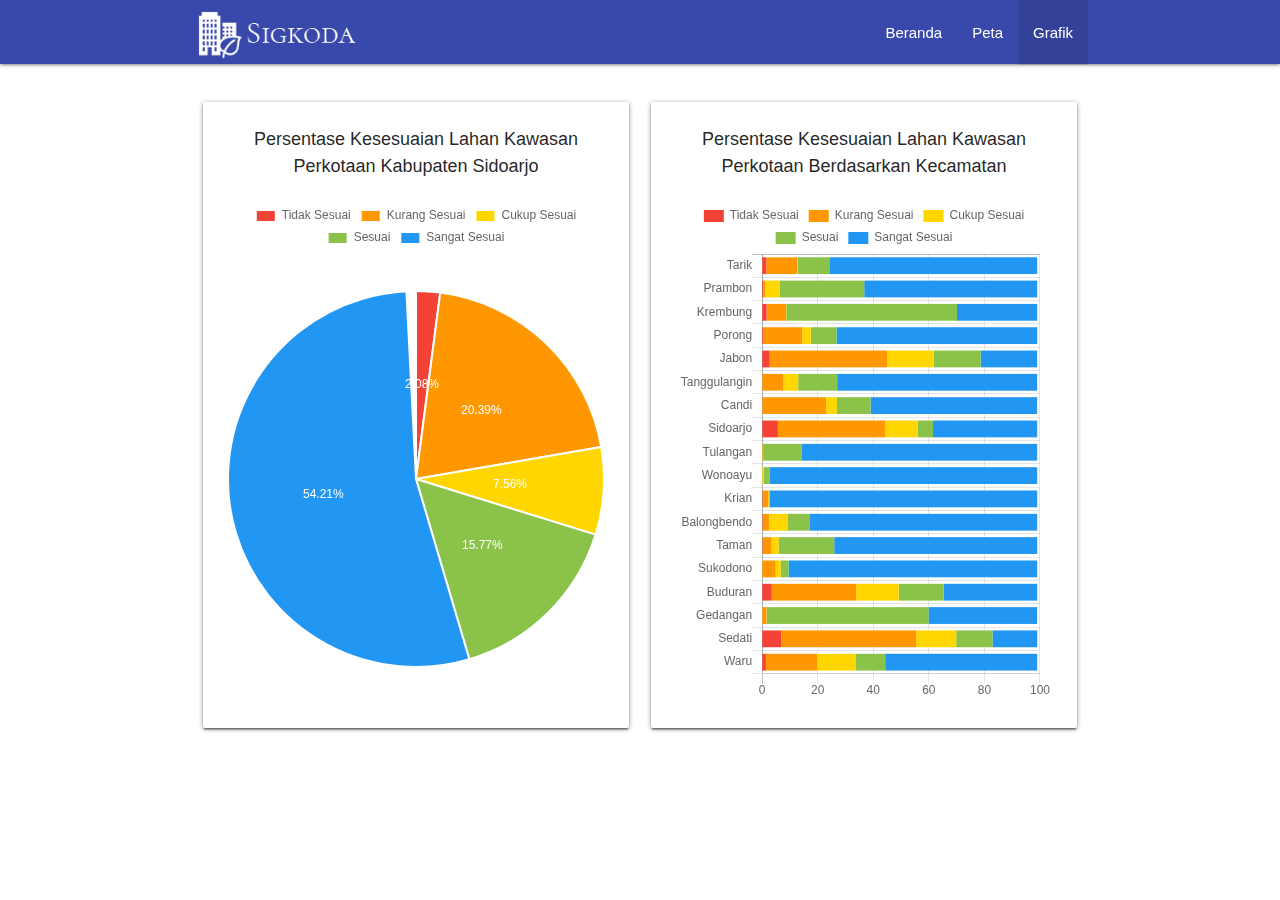
<file: pages/grafik.html>
<!DOCTYPE html>
<html lang="en">
	<head>
		<meta charset="UTF-8" />
		<meta http-equiv="X-UA-Compatible" content="IE=edge" />
		<meta name="viewport" content="width=device-width, initial-scale=1.0" />
		<meta name="mobile-web-app-capable" content="yes" />
		<meta name="apple-mobile-web-app-capable" content="yes" />

		<!-- Web Title -->
		<title>SIGKODA | Sistem Informasi Geografis Kesesuaian Lahan Kawasan Perkotaan Kabupaten Sidoarjo</title>

		<!-- HTML Stylesheet Link Tags -->
		<link rel="stylesheet" href="https://fonts.googleapis.com/icon?family=Material+Icons&display=swap" />
		<link rel="stylesheet" href="../styles/libs/materialize.min.css" />
		<link rel="stylesheet" href="../styles/index.css" />

		<!-- Manifest -->
		<link rel="manifest" href="../manifest.json" />

		<!-- Apple Link Tag -->
		<link rel="apple-touch-icon" sizes="180x180" href="../images/icons/apple-touch-icon-180x180.png" />

		<!-- HTML Icon Link Tags -->
		<link rel="icon" type="image/png" sizes="16x16" href="../images/icons/favicon-16x16.png" />
		<link rel="icon" type="image/png" sizes="32x32" href="../images/icons/favicon-32x32.png" />
		<link rel="icon" type="image/png" sizes="192x192" href="../images/icons/android-chrome-192x192.png" />
		<link rel="icon" type="image/png" sizes="512x512" href="../images/icons/android-chrome-512x512.png" />

		<!-- Safari 9 Link Tag -->
		<link rel="mask-icon" href="../images/icons/safari-pinned-tab.svg" color="#3647ad" />

		<!-- HTML Meta Tags for Website Information -->
		<meta
			name="description"
			content="Sistem Informasi Geografis berbasis website yang digunakan 
			untuk menampilkan hasil analisis tentang kesesuaian lahan 
			kawasan Perkotaan Kabupaten Sidoarjo"
		/>
		<meta name="author" content="Andrian Santiyon" />
		<meta name="keywords" content="WebGIS, WEBGIS, webgis, SIG, sig" />
		<meta name="copyright" content="labsan" />
		<meta name="robots" content="index, follow" />
		<meta name="theme-color" content="#14274E" />

		<!-- Apple Meta Tags -->
		<meta name="apple-mobile-web-app-title" content="Sigkoda" />
		<meta name="apple-touch-fullscreen" content="yes" />
		<meta name="apple-mobile-web-app-status-bar-style" content="#14274E" />

		<!-- Windows, Edge & IE Meta Tag -->
		<meta name="application-name" content="Sigkoda" />
		<meta name="msapplication-TileColor" content="#f1f6f9" />
		<meta name="msapplication-TileImage" content="../images/icons/favicon.ico" />
		<meta name="msapplication-config" content="../images/icons/browserconfig.xml" />
		<meta name="msapplication-square70x70logo" content="../images/icons/mstile-small.png" />
		<meta name="msapplication-square150x150logo" content="../images/icons/mstile-medium.png" />
		<meta name="msapplication-wide310x150logo" content="../images/icons/mstile-wide.png" />
		<meta name="msapplication-square310x310logo" content="../images/icons/mstile-large.png" />
	</head>

	<body id="home" class="scrollspy">
		<header>
			<!-- Navbar -->
			<div class="navbar-fixed">
				<nav class="indigo darken-1" role="navigation">
					<div class="container">
						<div class="nav-wrapper">
							<!-- Logo Website -->
							<a href="#" class="brand-logo">
								<img src="../images/icons/logo-header-200x70.png" height="60" alt="Logo Sigkoda" />
							</a>

							<!-- Show icon menu -->
							<a href="#" data-target="mobile-nav" class="sidenav-trigger">
								<i class="material-icons">menu</i>
							</a>

							<!-- Menu Website -->
							<ul class="topnav right hide-on-med-and-down">
								<li><a class="waves-effect" href="/pages/beranda.html">Beranda</a></li>
								<li><a class="waves-effect" href="/pages/peta.html">Peta</a></li>
								<li class="active"><a class="waves-effect" href="/pages/grafik.html">Grafik</a></li>
							</ul>
						</div>
					</div>
				</nav>
			</div>

			<!-- Sidebar -->
			<ul id="mobile-nav" class="sidenav">
				<li><a class="waves-effect" href="/pages/beranda.html">Beranda</a></li>
				<li><a class="waves-effect" href="/pages/peta.html">Peta</a></li>
				<li><a class="waves-effect" href="/pages/grafik.html">Grafik</a></li>
			</ul>
		</header>

		<main>
			<!-- Diagram Section -->
			<section class="diagram">
				<div class="container">
					<div class="row">
						<!-- Pie Chart -->
						<div class="col s112 m12 l6">
							<div class="card light center">
								<div class="card-panel">
									<span class="diagram-card-title">
										Persentase Kesesuaian Lahan Kawasan Perkotaan Kabupaten Sidoarjo
									</span>
									<div class="chart-container">
										<canvas id="pieChart" height="400"></canvas>
									</div>
								</div>
							</div>
						</div>

						<!-- Bar Chart > Horizontal > Stacked -->
						<div class="col s112 m12 l6">
							<div class="card light center">
								<div class="card-panel">
									<span class="diagram-card-title">
										Persentase Kesesuaian Lahan Kawasan Perkotaan Berdasarkan Kecamatan
									</span>
									<div class="chart-container">
										<canvas id="barChart" height="400"></canvas>
									</div>
								</div>
							</div>
						</div>
					</div>
				</div>
			</section>
		</main>

		<!-- JavaScript Links -->
		<script src="../scripts/libs/materialize.min.js"></script>
		<script src="../scripts/utils/event-elems.js"></script>
		<script src="../scripts/libs/Chart.min.js"></script>
		<script src="../scripts/libs/chartjs-plugin-datalabels.min.js"></script>
		<script src="../scripts/data/pie-chart.js"></script>
		<script src="../scripts/data/bar-chart.js"></script>
		<script src="../scripts/utils/register-sw.js"></script>
	</body>
</html>
</file>
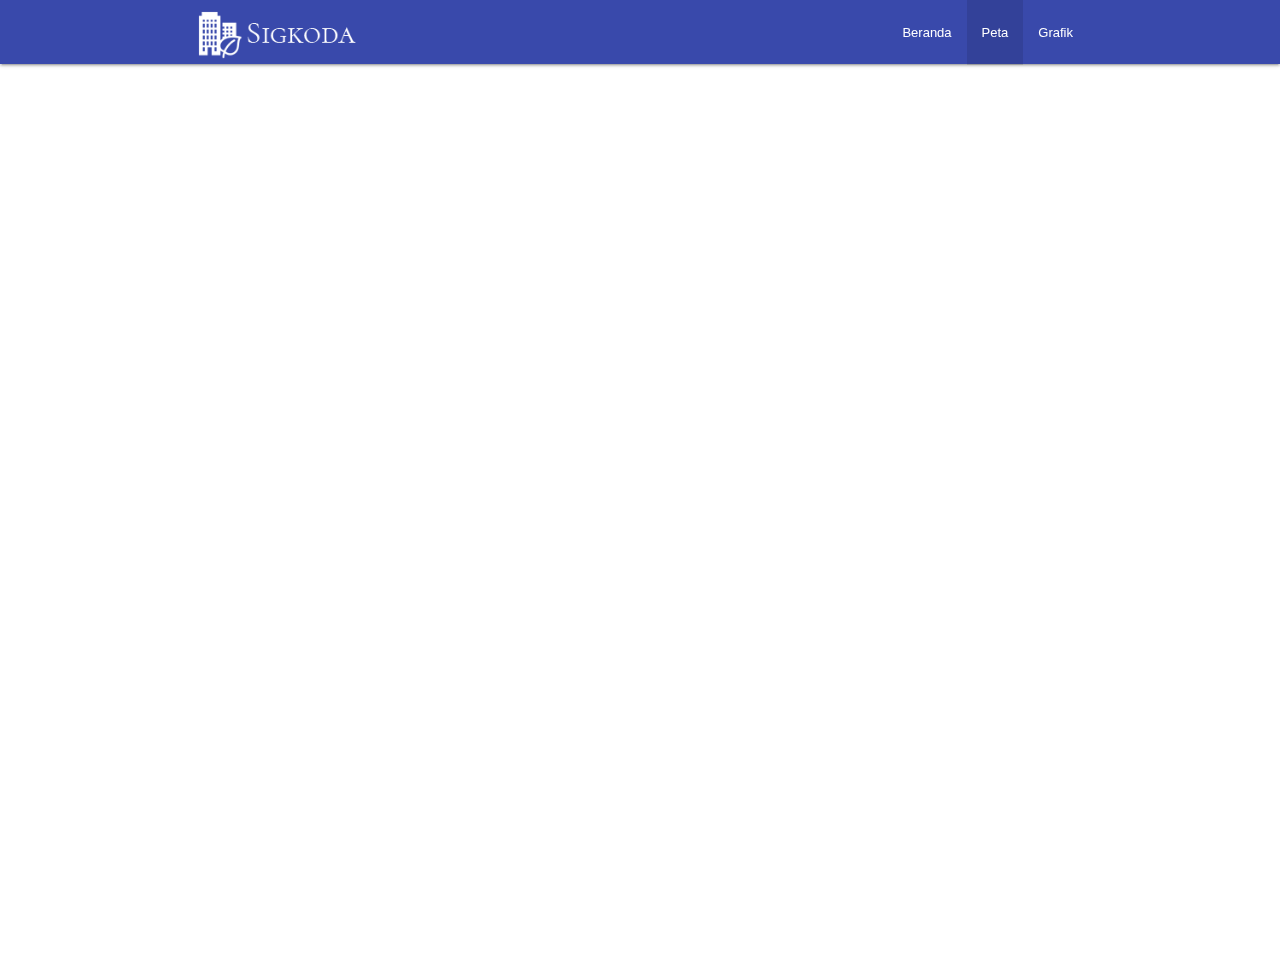
<file: pages/peta.html>
<!DOCTYPE html>
<html lang="en">
	<head>
		<meta charset="UTF-8" />
		<meta http-equiv="X-UA-Compatible" content="IE=edge" />
		<meta name="viewport" content="width=device-width, initial-scale=1.0" />
		<meta name="mobile-web-app-capable" content="yes" />
		<meta name="apple-mobile-web-app-capable" content="yes" />

		<!-- Web Title -->
		<title>SIGKODA | Sistem Informasi Geografis Kesesuaian Lahan Kawasan Perkotaan Kabupaten Sidoarjo</title>

		<!-- HTML Stylesheet Link Tags -->
		<link rel="stylesheet" href="https://fonts.googleapis.com/icon?family=Material+Icons&display=swap" />
		<link rel="stylesheet" href="http://maxcdn.bootstrapcdn.com/font-awesome/4.6.3/css/font-awesome.min.css" />
		<link rel="stylesheet" href="../styles/libs/materialize.min.css" />
		<link rel="stylesheet" href="../styles/libs/ol.css" />
		<link rel="stylesheet" href="../styles/libs/ol3-layerswitcher.css" />
		<link rel="stylesheet" href="../styles/libs/qgis2web.css" />
		<link rel="stylesheet" href="../styles/pages/peta.css" />

		<!-- Manifest -->
		<link rel="manifest" href="../manifest.json" />

		<!-- Apple Link Tag -->
		<link rel="apple-touch-icon" sizes="180x180" href="../images/icons/apple-touch-icon-180x180.png" />

		<!-- HTML Icon Link Tags -->
		<link rel="icon" type="image/png" sizes="16x16" href="../images/icons/favicon-16x16.png" />
		<link rel="icon" type="image/png" sizes="32x32" href="../images/icons/favicon-32x32.png" />
		<link rel="icon" type="image/png" sizes="192x192" href="../images/icons/android-chrome-192x192.png" />
		<link rel="icon" type="image/png" sizes="512x512" href="../images/icons/android-chrome-512x512.png" />

		<!-- Safari 9 Link Tag -->
		<link rel="mask-icon" href="../images/icons/safari-pinned-tab.svg" color="#3647ad" />

		<!-- HTML Meta Tags for Website Information -->
		<meta
			name="description"
			content="Sistem Informasi Geografis berbasis website yang digunakan 
			untuk menampilkan hasil analisis tentang kesesuaian lahan 
			kawasan Perkotaan Kabupaten Sidoarjo"
		/>
		<meta name="author" content="Andrian Santiyon" />
		<meta name="keywords" content="WebGIS, WEBGIS, webgis, SIG, sig" />
		<meta name="copyright" content="labsan" />
		<meta name="robots" content="index, follow" />
		<meta name="theme-color" content="#14274E" />

		<!-- Apple Meta Tags -->
		<meta name="apple-mobile-web-app-title" content="Sigkoda" />
		<meta name="apple-touch-fullscreen" content="yes" />
		<meta name="apple-mobile-web-app-status-bar-style" content="#14274E" />

		<!-- Windows, Edge & IE Meta Tag -->
		<meta name="application-name" content="Sigkoda" />
		<meta name="msapplication-TileColor" content="#f1f6f9" />
		<meta name="msapplication-TileImage" content="../images/icons/favicon.ico" />
		<meta name="msapplication-config" content="../images/icons/browserconfig.xml" />
		<meta name="msapplication-square70x70logo" content="../images/icons/mstile-small.png" />
		<meta name="msapplication-square150x150logo" content="../images/icons/mstile-medium.png" />
		<meta name="msapplication-wide310x150logo" content="../images/icons/mstile-wide.png" />
		<meta name="msapplication-square310x310logo" content="../images/icons/mstile-large.png" />
	</head>

	<body id="home" class="scrollspy">
		<header>
			<!-- Navbar -->
			<div class="navbar-fixed">
				<nav class="indigo darken-1" role="navigation">
					<div class="container">
						<div class="nav-wrapper">
							<!-- Logo Website -->
							<a href="#" class="brand-logo">
								<img src="../images/icons/logo-header-200x70.png" height="60" alt="Logo Sigkoda" />
							</a>

							<!-- Show icon menu -->
							<a href="#" data-target="mobile-nav" class="sidenav-trigger">
								<i class="material-icons">menu</i>
							</a>

							<!-- Menu Website -->
							<ul class="topnav right hide-on-med-and-down">
								<li><a class="waves-effect" href="/pages/beranda.html">Beranda</a></li>
								<li class="active"><a class="waves-effect" href="/pages/peta.html">Peta</a></li>
								<li><a class="waves-effect" href="/pages/grafik.html">Grafik</a></li>
							</ul>
						</div>
					</div>
				</nav>
			</div>

			<!-- Sidebar -->
			<ul id="mobile-nav" class="sidenav">
				<li><a class="waves-effect" href="/pages/beranda.html">Beranda</a></li>
				<li><a class="waves-effect" href="/pages/peta.html">Peta</a></li>
				<li><a class="waves-effect" href="/pages/grafik.html">Grafik</a></li>
			</ul>
		</header>

		<main>
			<section>
				<div id="map">
					<div id="popup" class="ol-popup">
						<a href="#" id="popup-closer" class="ol-popup-closer"></a>
						<div id="popup-content"></div>
					</div>
				</div>
			</section>
		</main>

		<!-- JavaScript Links -->
		<script src="../scripts/libs/materialize.min.js"></script>
		<script src="../scripts/utils/event-elems.js"></script>

		<script src="../scripts/peta/qgis2web_expressions.js"></script>
		<script src="../scripts/peta/utils/polyfills.js"></script>
		<script src="../scripts/peta/functions.js"></script>
		<script src="../scripts/peta/libs/ol.js"></script>
		<script src="../scripts/peta/libs/ol3-layerswitcher.js"></script>

		<script src="../scripts/peta/layers/geoJSON/BatasKecamatan.js"></script>
		<script src="../scripts/peta/layers/geoJSON/BatasDesa.js"></script>
		<script src="../scripts/peta/layers/geoJSON/LokasiSurveyLapangan.js"></script>
		<script src="../scripts/peta/layers/geoJSON/LokasiSaranaKesehatan.js"></script>
		<script src="../scripts/peta/layers/geoJSON/LokasiSaranaPendidikan.js"></script>
		<script src="../scripts/peta/layers/geoJSON/LokasiStasiunKA.js"></script>
		<script src="../scripts/peta/layers/geoJSON/LokasiTerminalBus.js"></script>
		<script src="../scripts/peta/layers/geoJSON/JaringanSungai.js"></script>
		<script src="../scripts/peta/layers/geoJSON/LokasiDanauWaduk.js"></script>

		<script src="../scripts/peta/layers/styles/BatasKecamatan_style.js"></script>
		<script src="../scripts/peta/layers/styles/BatasDesa_style.js"></script>
		<script src="../scripts/peta/layers/styles/LokasiSurveyLapangan_style.js"></script>
		<script src="../scripts/peta/layers/styles/LokasiSaranaKesehatan_style.js"></script>
		<script src="../scripts/peta/layers/styles/LokasiSaranaPendidikan_style.js"></script>
		<script src="../scripts/peta/layers/styles/LokasiStasiunKA_style.js"></script>
		<script src="../scripts/peta/layers/styles/LokasiTerminalBus_style.js"></script>
		<script src="../scripts/peta/layers/styles/JaringanSungai_style.js"></script>
		<script src="../scripts/peta/layers/styles/LokasiDanauWaduk_style.js"></script>

		<script src="../scripts/peta/layers/layers.js" type="text/javascript"></script>

		<script src="../scripts/peta/qgis2web.js"></script>
		<script src="../scripts/peta/libs/Autolinker.min.js"></script>

		<script src="../scripts/utils/register-sw.js"></script>
	</body>
</html>
</file>
<file: styles/index.css>
@import "./pages/beranda.css";
/* @import "./pages/peta.css"; */
@import "./pages/grafik.css";

* {
    padding: 0;
    margin: 0;
    box-sizing: border-box;
}

/* Style Header Element */

header .nav-wrapper .brand-logo img {
    max-width: 200px;
    margin-top: 5px;
}

header .nav-wrapper .brand-logo {
    cursor: context-menu;
}

/* Media Header Element */
@media (max-width: 600px) {
    header .nav-wrapper .brand-logo img {
        margin-top: 0;
        padding: 5px;
    }
}
</file>
<file: styles/libs/ol.css>
.ol-box{box-sizing:border-box;border-radius:2px;border:2px solid #00f}.ol-mouse-position{top:8px;right:8px;position:absolute}.ol-scale-line{background:rgba(0,60,136,.3);border-radius:4px;bottom:8px;left:8px;padding:2px;position:absolute}.ol-scale-line-inner{border:1px solid #eee;border-top:none;color:#eee;font-size:10px;text-align:center;margin:1px;will-change:contents,width}.ol-overlay-container{will-change:left,right,top,bottom}.ol-unsupported{display:none}.ol-unselectable,.ol-viewport{-webkit-touch-callout:none;-webkit-user-select:none;-moz-user-select:none;-ms-user-select:none;user-select:none;-webkit-tap-highlight-color:transparent}.ol-selectable{-webkit-touch-callout:default;-webkit-user-select:auto;-moz-user-select:auto;-ms-user-select:auto;user-select:auto}.ol-grabbing{cursor:-webkit-grabbing;cursor:-moz-grabbing;cursor:grabbing}.ol-grab{cursor:move;cursor:-webkit-grab;cursor:-moz-grab;cursor:grab}.ol-control{position:absolute;background-color:rgba(255,255,255,.4);border-radius:4px;padding:2px}.ol-control:hover{background-color:rgba(255,255,255,.6)}.ol-zoom{top:.5em;left:.5em}.ol-rotate{top:.5em;right:.5em;transition:opacity .25s linear,visibility 0s linear}.ol-rotate.ol-hidden{opacity:0;visibility:hidden;transition:opacity .25s linear,visibility 0s linear .25s}.ol-zoom-extent{top:4.643em;left:.5em}.ol-full-screen{right:.5em;top:.5em}@media print{.ol-control{display:none}}.ol-control button{display:block;margin:1px;padding:0;color:#fff;font-size:1.14em;font-weight:700;text-decoration:none;text-align:center;height:1.375em;width:1.375em;line-height:.4em;background-color:rgba(0,60,136,.5);border:none;border-radius:2px}.ol-control button::-moz-focus-inner{border:none;padding:0}.ol-zoom-extent button{line-height:1.4em}.ol-compass{display:block;font-weight:400;font-size:1.2em;will-change:transform}.ol-touch .ol-control button{font-size:1.5em}.ol-touch .ol-zoom-extent{top:5.5em}.ol-control button:focus,.ol-control button:hover{text-decoration:none;background-color:rgba(0,60,136,.7)}.ol-zoom .ol-zoom-in{border-radius:2px 2px 0 0}.ol-zoom .ol-zoom-out{border-radius:0 0 2px 2px}.ol-attribution{text-align:right;bottom:.5em;right:.5em;max-width:calc(100% - 1.3em)}.ol-attribution ul{margin:0;padding:0 .5em;font-size:.7rem;line-height:1.375em;color:#000;text-shadow:0 0 2px #fff}.ol-attribution li{display:inline;list-style:none;line-height:inherit}.ol-attribution li:not(:last-child):after{content:" "}.ol-attribution img{max-height:2em;max-width:inherit;vertical-align:middle}.ol-attribution button,.ol-attribution ul{display:inline-block}.ol-attribution.ol-collapsed ul{display:none}.ol-attribution.ol-logo-only ul{display:block}.ol-attribution:not(.ol-collapsed){background:rgba(255,255,255,.8)}.ol-attribution.ol-uncollapsible{bottom:0;right:0;border-radius:4px 0 0;height:1.1em;line-height:1em}.ol-attribution.ol-logo-only{background:0 0;bottom:.4em;height:1.1em;line-height:1em}.ol-attribution.ol-uncollapsible img{margin-top:-.2em;max-height:1.6em}.ol-attribution.ol-logo-only button,.ol-attribution.ol-uncollapsible button{display:none}.ol-zoomslider{top:4.5em;left:.5em;height:200px}.ol-zoomslider button{position:relative;height:10px}.ol-touch .ol-zoomslider{top:5.5em}.ol-overviewmap{left:.5em;bottom:.5em}.ol-overviewmap.ol-uncollapsible{bottom:0;left:0;border-radius:0 4px 0 0}.ol-overviewmap .ol-overviewmap-map,.ol-overviewmap button{display:inline-block}.ol-overviewmap .ol-overviewmap-map{border:1px solid #7b98bc;height:150px;margin:2px;width:150px}.ol-overviewmap:not(.ol-collapsed) button{bottom:1px;left:2px;position:absolute}.ol-overviewmap.ol-collapsed .ol-overviewmap-map,.ol-overviewmap.ol-uncollapsible button{display:none}.ol-overviewmap:not(.ol-collapsed){background:rgba(255,255,255,.8)}.ol-overviewmap-box{border:2px dotted rgba(0,60,136,.7)}.ol-overviewmap .ol-overviewmap-box:hover{cursor:move}
</file>
<file: styles/libs/ol3-layerswitcher.css>
.layer-switcher.shown.ol-control {
    background-color: transparent;
}

.layer-switcher.shown.ol-control:hover {
    background-color: transparent;
}

.layer-switcher {
    position: absolute;
    top: 1em;
    right: 0.8em;
    text-align: left;
}

.layer-switcher.shown {
    bottom: 3em;
}

.layer-switcher .panel {
    padding: 0 1em 0 0;
    margin: 0;
    border: 4px solid #eee;
    border-radius: 4px;
    background-color: white;
    display: none;
    max-height: 100%;
    overflow-y: auto;
}

.layer-switcher.shown .panel {
    display: block;
}

.layer-switcher button {
    float: right;
    width: 38px;
    height: 38px;
    background-image: url('[data-uri]') /*logo.png*/;
    background-repeat: no-repeat;
    background-position: 2px;
    background-color: #ffffff;
    border: none;
}

.layer-switcher.shown button {
    display: none;
}

.layer-switcher button:focus, .layer-switcher button:hover {
    background-color: white;
}

.layer-switcher ul {
    padding-left: 1em;
    list-style: none;
}

.layer-switcher li.group {
    padding-top: 5px;
}

.layer-switcher li.group > label {
    font-weight: bold;
}

.layer-switcher li.layer {
    display: table;
}

.layer-switcher li.layer label, .layer-switcher li.layer input {
    display: table-cell;
    vertical-align: sub;
}

.layer-switcher input {
    margin: 4px;
}

.layer-switcher.touch ::-webkit-scrollbar {
    width: 4px;
}

.layer-switcher.touch ::-webkit-scrollbar-track {
    -webkit-box-shadow: inset 0 0 6px rgba(0,0,0,0.3);
    border-radius: 10px;
}

.layer-switcher.touch ::-webkit-scrollbar-thumb {
    border-radius: 10px;
    -webkit-box-shadow: inset 0 0 6px rgba(0,0,0,0.5);
}
</file>
<file: styles/libs/qgis2web.css>
html, body {
    height: 100%;
    padding: 0;
    margin: 0;
    font-family: sans-serif;
    font-size: small;
}

th, td {
    vertical-align: top;
    text-align: left;
}

#map {
    width: 100%;
    height: 100%;
}

.ol-popup {
    display: none;
    position: absolute;
    background-color: white;
    -moz-box-shadow: 0 1px 4px rgba(0,0,0,0.2);
    -webkit-filter: drop-shadow(0 1px 4px rgba(0,0,0,0.2));
    filter: drop-shadow(0 1px 4px rgba(0,0,0,0.2));
    padding: 15px;
    border-radius: 10px;
    border: 1px solid #cccccc;
    bottom: 12px;
    left: -50px;   
    height: auto;
    width: auto;
    min-width: 100px;
    max-height:400px;  
    overflow: auto;      
}

.ol-popup-closer {
    text-decoration: none;
    position: absolute;
    top: 2px;
    right: 8px;
}

.ol-popup-closer:after {
    content: "X";
}

.ol-attribution a {
    text-decoration: none;
    color: #666;
    font-family: sans-serif;
    font-size: 100%;
}

#popup-content>ul>li:nth-child(even) {
    background-color: #eee;
}

#popup-content ul {
    list-style-type: none;
    padding-left: 0;
}

#popup-content li {
    margin-bottom:0.25em;
}
</file>
<file: styles/pages/peta.css>
/*
* Prefixed by https://autoprefixer.github.io
* PostCSS: v7.0.29,
* Autoprefixer: v9.7.6
* Browsers: last 4 version
*/

* {
    padding: 0;
    margin: 0;
    -webkit-box-sizing: border-box;
            box-sizing: border-box;
}

html,
body {
    background-color: #ffffff;
}

/* Style Header Element */

header .nav-wrapper .brand-logo img {
    max-width: 200px;
    margin-top: 5px;
}

header .nav-wrapper .brand-logo {
    cursor: context-menu;
}

.geolocate {
    top: 65px;
    left: 0.5em;
}

.geolocate .icons {
    background-image: url(../../images/icons/marker-geolocate.png);
    background-repeat: no-repeat;
    background-position: center;
}

.ol-touch .geolocate {
    top: 80px;
}

html,
body,
#map {
    width: 100%;
    height: 100vh;
    padding: 0;
    margin: 0;
    overflow-y: hidden;
}

/* Media Header Element */
@media (max-width: 600px) {
    header .nav-wrapper .brand-logo img {
        margin-top: 0;
        padding: 5px;
    }
}
</file>
